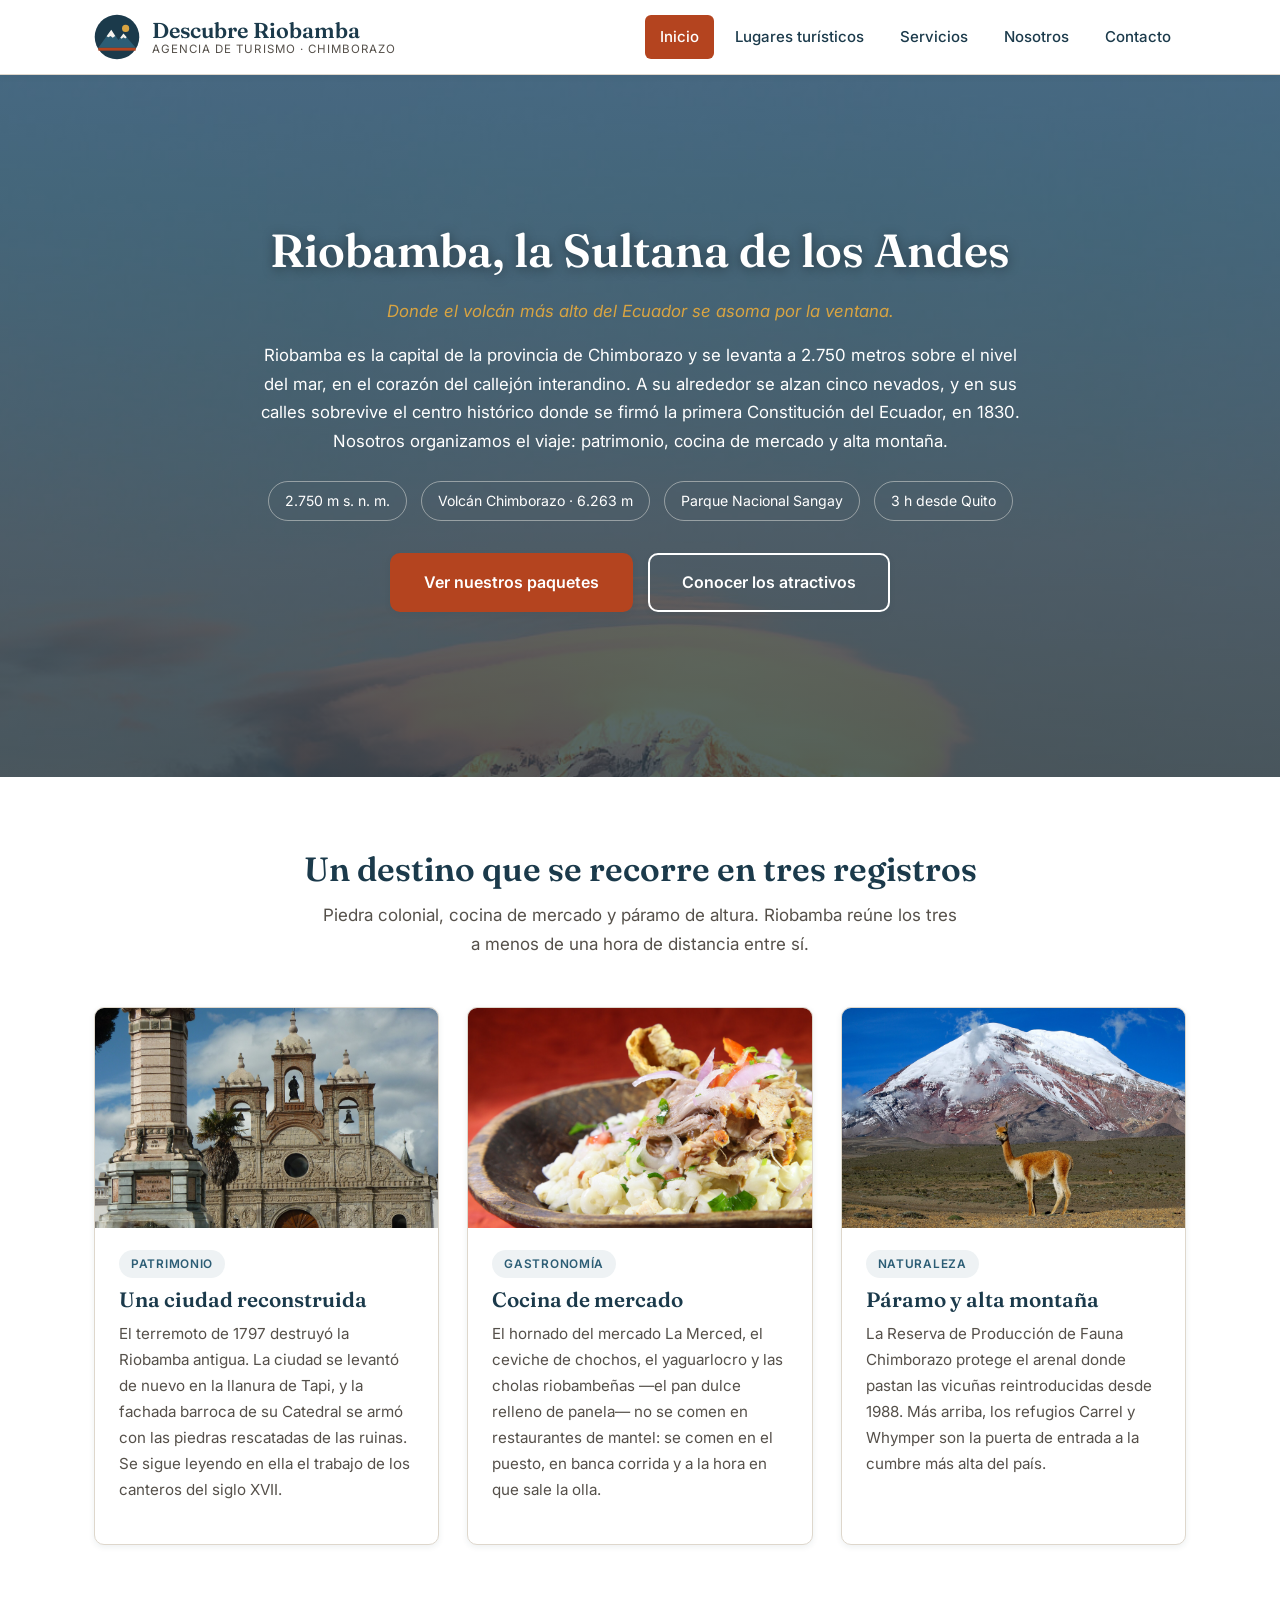
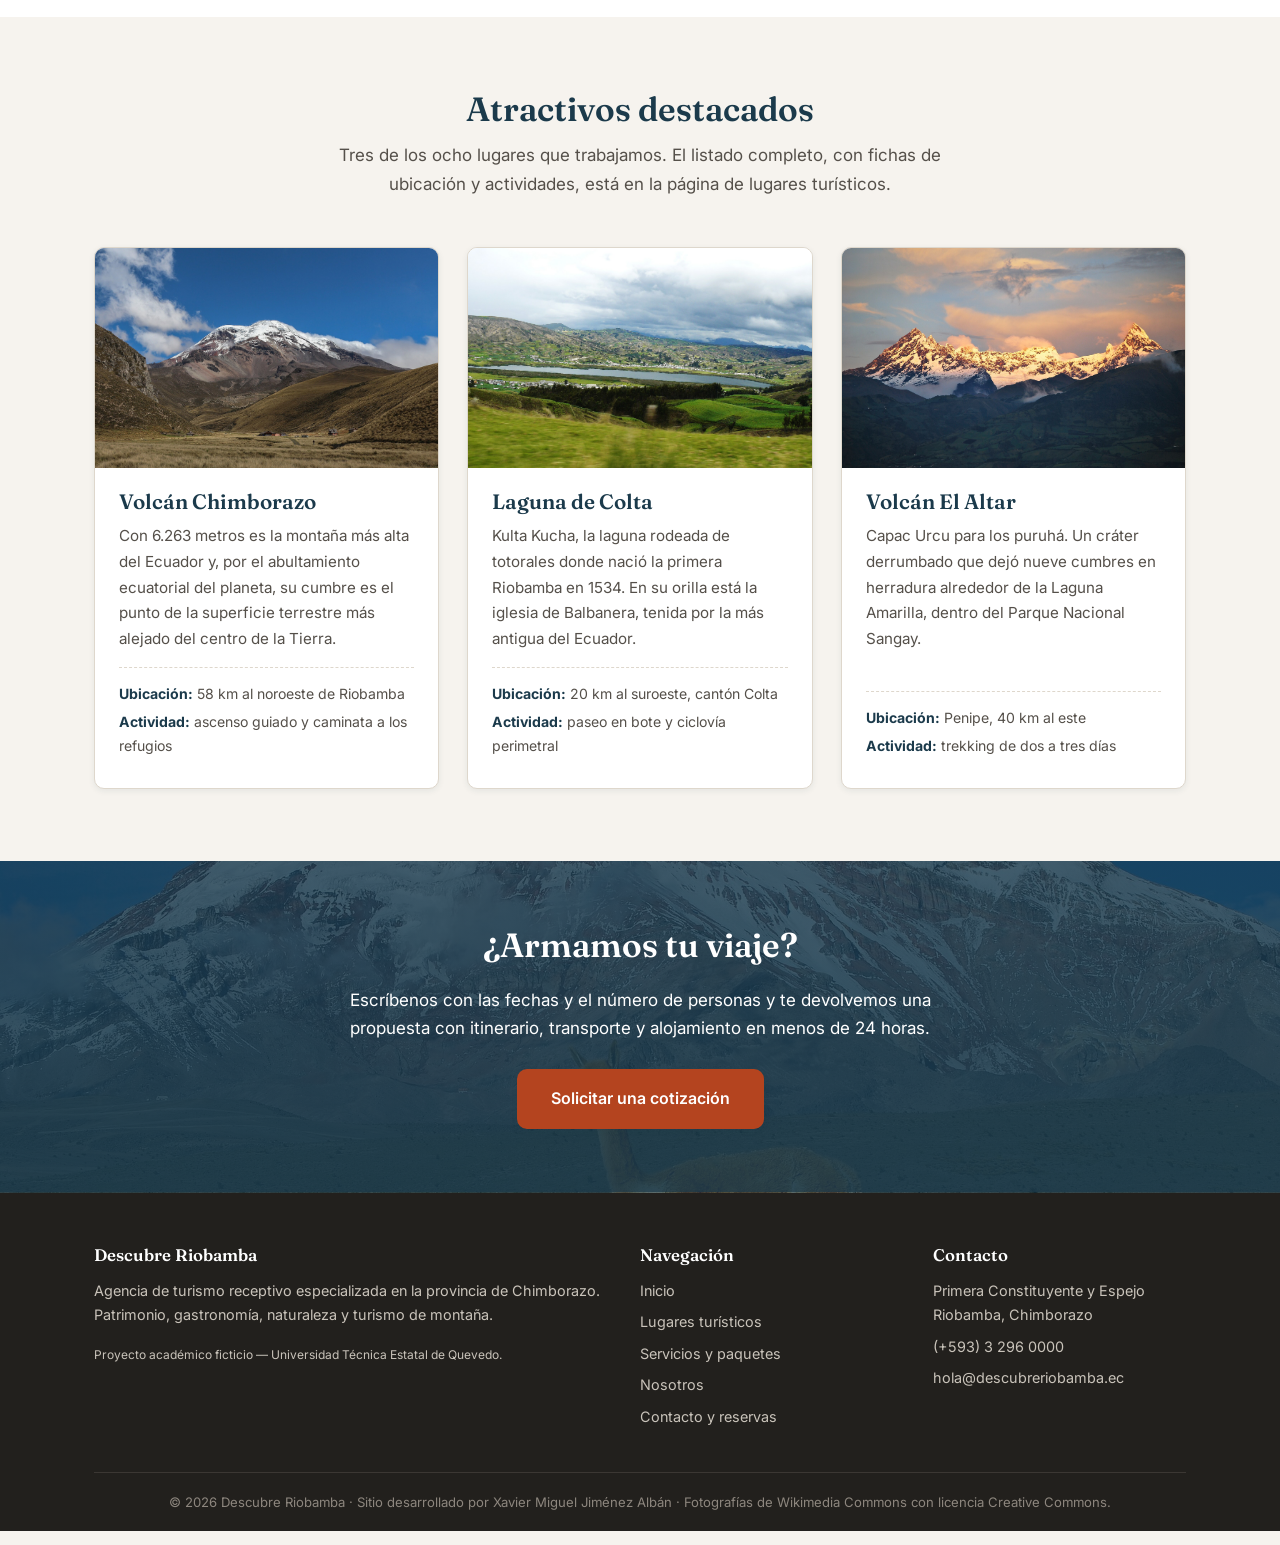
<file: index.html>
<!DOCTYPE html>
<html lang="es">
<head>
  <meta charset="UTF-8">
  <meta name="viewport" content="width=device-width, initial-scale=1.0">
  <meta
    name="description"
    content="Descubre Riobamba: agencia de turismo especializada en el
      patrimonio, la gastronomía y la montaña de Riobamba y la provincia de
      Chimborazo, Ecuador.">
  <meta name="author" content="Xavier Miguel Jiménez Albán">
  <title>
    Descubre Riobamba | Patrimonio, gastronomía y montaña en Chimborazo
  </title>
  <link rel="icon" type="image/svg+xml" href="images/logo.svg">
  <link rel="preconnect" href="https://fonts.googleapis.com">
  <link rel="preconnect" href="https://fonts.gstatic.com" crossorigin>
  <link
    rel="stylesheet"
    href="https://fonts.googleapis.com/css2?family=Fraunces:opsz,wght@9..144,500;9..144,600&family=Inter:wght@400;500;600&display=swap">
  <link rel="stylesheet" href="css/styles.css">
</head>
<body>

  <header class="encabezado">
    <div class="contenedor barra">
      <a class="marca" href="index.html">
        <img src="images/logo.svg" alt="Logotipo de Descubre Riobamba">
        <span class="marca-nombre">
          Descubre Riobamba
          <span class="marca-lema">Agencia de turismo · Chimborazo</span>
        </span>
      </a>
      <nav aria-label="Menú principal">
        <ul class="menu">
          <li><a class="activo" href="index.html">Inicio</a></li>
          <li><a href="destinos.html">Lugares turísticos</a></li>
          <li><a href="servicios.html">Servicios</a></li>
          <li><a href="nosotros.html">Nosotros</a></li>
          <li><a href="contacto.html">Contacto</a></li>
        </ul>
      </nav>
    </div>
  </header>

  <main>

    <section class="hero">
      <div class="hero-contenido">
        <h1>Riobamba, la Sultana de los Andes</h1>
        <p class="hero-eslogan">
          Donde el volcán más alto del Ecuador se asoma por la ventana.
        </p>
        <p>
          Riobamba es la capital de la provincia de Chimborazo y se levanta
          a 2.750 metros sobre el nivel del mar, en el corazón del callejón
          interandino. A su alrededor se alzan cinco nevados, y en sus calles
          sobrevive el centro histórico donde se firmó la primera Constitución
          del Ecuador, en 1830. Nosotros organizamos el viaje: patrimonio,
          cocina de mercado y alta montaña.
        </p>
        <ul class="hero-datos">
          <li>2.750 m s. n. m.</li>
          <li>Volcán Chimborazo · 6.263 m</li>
          <li>Parque Nacional Sangay</li>
          <li>3 h desde Quito</li>
        </ul>
        <p>
          <a class="boton" href="servicios.html">Ver nuestros paquetes</a>
          <a
            class="boton boton-claro"
            href="destinos.html">Conocer los atractivos</a>
        </p>
      </div>
    </section>

    <section class="seccion seccion-clara">
      <div class="contenedor">
        <h2 class="titulo-seccion">
          Un destino que se recorre en tres registros
        </h2>
        <p class="subtitulo-seccion">
          Piedra colonial, cocina de mercado y páramo de altura. Riobamba reúne
          los tres a menos de una hora de distancia entre sí.
        </p>

        <div class="rejilla">

          <article class="tarjeta">
            <img
              src="images/catedral.jpg"
              alt="Fachada de piedra labrada de la Catedral de Riobamba">
            <div class="tarjeta-cuerpo">
              <span class="etiqueta">Patrimonio</span>
              <h3>Una ciudad reconstruida</h3>
              <p>
                El terremoto de 1797 destruyó la Riobamba antigua. La ciudad se
                levantó de nuevo en la llanura de Tapi, y la fachada barroca de
                su Catedral se armó con las piedras rescatadas de las ruinas.
                Se sigue leyendo en ella el trabajo de los canteros del
                siglo XVII.
              </p>
            </div>
          </article>

          <article class="tarjeta">
            <img
              src="images/hornado.jpg"
              alt="Plato de hornado servido con mote y tostado">
            <div class="tarjeta-cuerpo">
              <span class="etiqueta">Gastronomía</span>
              <h3>Cocina de mercado</h3>
              <p>
                El hornado del mercado La Merced, el ceviche de chochos, el
                yaguarlocro y las cholas riobambeñas —el pan dulce relleno de
                panela— no se comen en restaurantes de mantel: se comen en el
                puesto, en banca corrida y a la hora en que sale la olla.
              </p>
            </div>
          </article>

          <article class="tarjeta">
            <img
              src="images/vicuna.jpg"
              alt="Vicuña pastando en el páramo de la Reserva de Producción de
                Fauna Chimborazo">
            <div class="tarjeta-cuerpo">
              <span class="etiqueta">Naturaleza</span>
              <h3>Páramo y alta montaña</h3>
              <p>
                La Reserva de Producción de Fauna Chimborazo protege el arenal
                donde pastan las vicuñas reintroducidas desde 1988. Más arriba,
                los refugios Carrel y Whymper son la puerta de entrada a la
                cumbre más alta del país.
              </p>
            </div>
          </article>

        </div>
      </div>
    </section>

    <section class="seccion">
      <div class="contenedor">
        <h2 class="titulo-seccion">Atractivos destacados</h2>
        <p class="subtitulo-seccion">
          Tres de los ocho lugares que trabajamos. El listado completo, con
          fichas de ubicación y actividades, está en la página de lugares
          turísticos.
        </p>

        <div class="rejilla">

          <article class="tarjeta">
            <img
              src="images/chimborazo.jpg"
              alt="Cumbre nevada del volcán Chimborazo sobre el páramo">
            <div class="tarjeta-cuerpo">
              <h3>Volcán Chimborazo</h3>
              <p>
                Con 6.263 metros es la montaña más alta del Ecuador y, por el
                abultamiento ecuatorial del planeta, su cumbre es el punto de la
                superficie terrestre más alejado del centro de la Tierra.
              </p>
              <ul class="ficha">
                <li>
                  <strong>Ubicación:</strong> 58 km al noroeste de Riobamba
                </li>
                <li>
                  <strong>Actividad:</strong> ascenso guiado y caminata a los
                  refugios
                </li>
              </ul>
            </div>
          </article>

          <article class="tarjeta">
            <img
              src="images/colta.jpg"
              alt="Totorales de la laguna de Colta con el Chimborazo al fondo">
            <div class="tarjeta-cuerpo">
              <h3>Laguna de Colta</h3>
              <p>
                Kulta Kucha, la laguna rodeada de totorales donde nació la
                primera Riobamba en 1534. En su orilla está la iglesia de
                Balbanera, tenida por la más antigua del Ecuador.
              </p>
              <ul class="ficha">
                <li>
                  <strong>Ubicación:</strong> 20 km al suroeste, cantón Colta
                </li>
                <li>
                  <strong>Actividad:</strong> paseo en bote y ciclovía
                  perimetral
                </li>
              </ul>
            </div>
          </article>

          <article class="tarjeta">
            <img
              src="images/altar.jpg"
              alt="Cumbres dentadas del volcán El Altar cubiertas de nieve">
            <div class="tarjeta-cuerpo">
              <h3>Volcán El Altar</h3>
              <p>
                Capac Urcu para los puruhá. Un cráter derrumbado que dejó
                nueve cumbres en herradura alrededor de la Laguna Amarilla,
                dentro del Parque Nacional Sangay.
              </p>
              <ul class="ficha">
                <li>
                  <strong>Ubicación:</strong> Penipe, 40 km al este
                </li>
                <li>
                  <strong>Actividad:</strong> trekking de dos a tres días
                </li>
              </ul>
            </div>
          </article>

        </div>
      </div>
    </section>

    <section class="llamado">
      <h2>¿Armamos tu viaje?</h2>
      <p>
        Escríbenos con las fechas y el número de personas y te devolvemos una
        propuesta con itinerario, transporte y alojamiento en menos de 24 horas.
      </p>
      <a class="boton" href="contacto.html">Solicitar una cotización</a>
    </section>

  </main>

  <footer class="pie">
    <div class="contenedor">
      <div class="pie-rejilla">
        <div>
          <h3>Descubre Riobamba</h3>
          <p>
            Agencia de turismo receptivo especializada en la provincia de
            Chimborazo. Patrimonio, gastronomía, naturaleza y turismo de
            montaña.
          </p>
          <p>
            <small>
              Proyecto académico ficticio — Universidad Técnica Estatal de
              Quevedo.
            </small>
          </p>
        </div>
        <div>
          <h3>Navegación</h3>
          <ul>
            <li><a href="index.html">Inicio</a></li>
            <li><a href="destinos.html">Lugares turísticos</a></li>
            <li><a href="servicios.html">Servicios y paquetes</a></li>
            <li><a href="nosotros.html">Nosotros</a></li>
            <li><a href="contacto.html">Contacto y reservas</a></li>
          </ul>
        </div>
        <div>
          <h3>Contacto</h3>
          <ul>
            <li>Primera Constituyente y Espejo<br>Riobamba, Chimborazo</li>
            <li><a href="tel:+59332960000">(+593) 3 296 0000</a></li>
            <li>
              <a href="mailto:hola@descubreriobamba.ec"
                >hola@descubreriobamba.ec</a>
            </li>
          </ul>
        </div>
      </div>
      <p class="pie-legal">
        © 2026 Descubre Riobamba · Sitio desarrollado por Xavier Miguel Jiménez
        Albán · Fotografías de Wikimedia Commons con licencia Creative Commons.
      </p>
    </div>
  </footer>

</body>
</html>
</file>
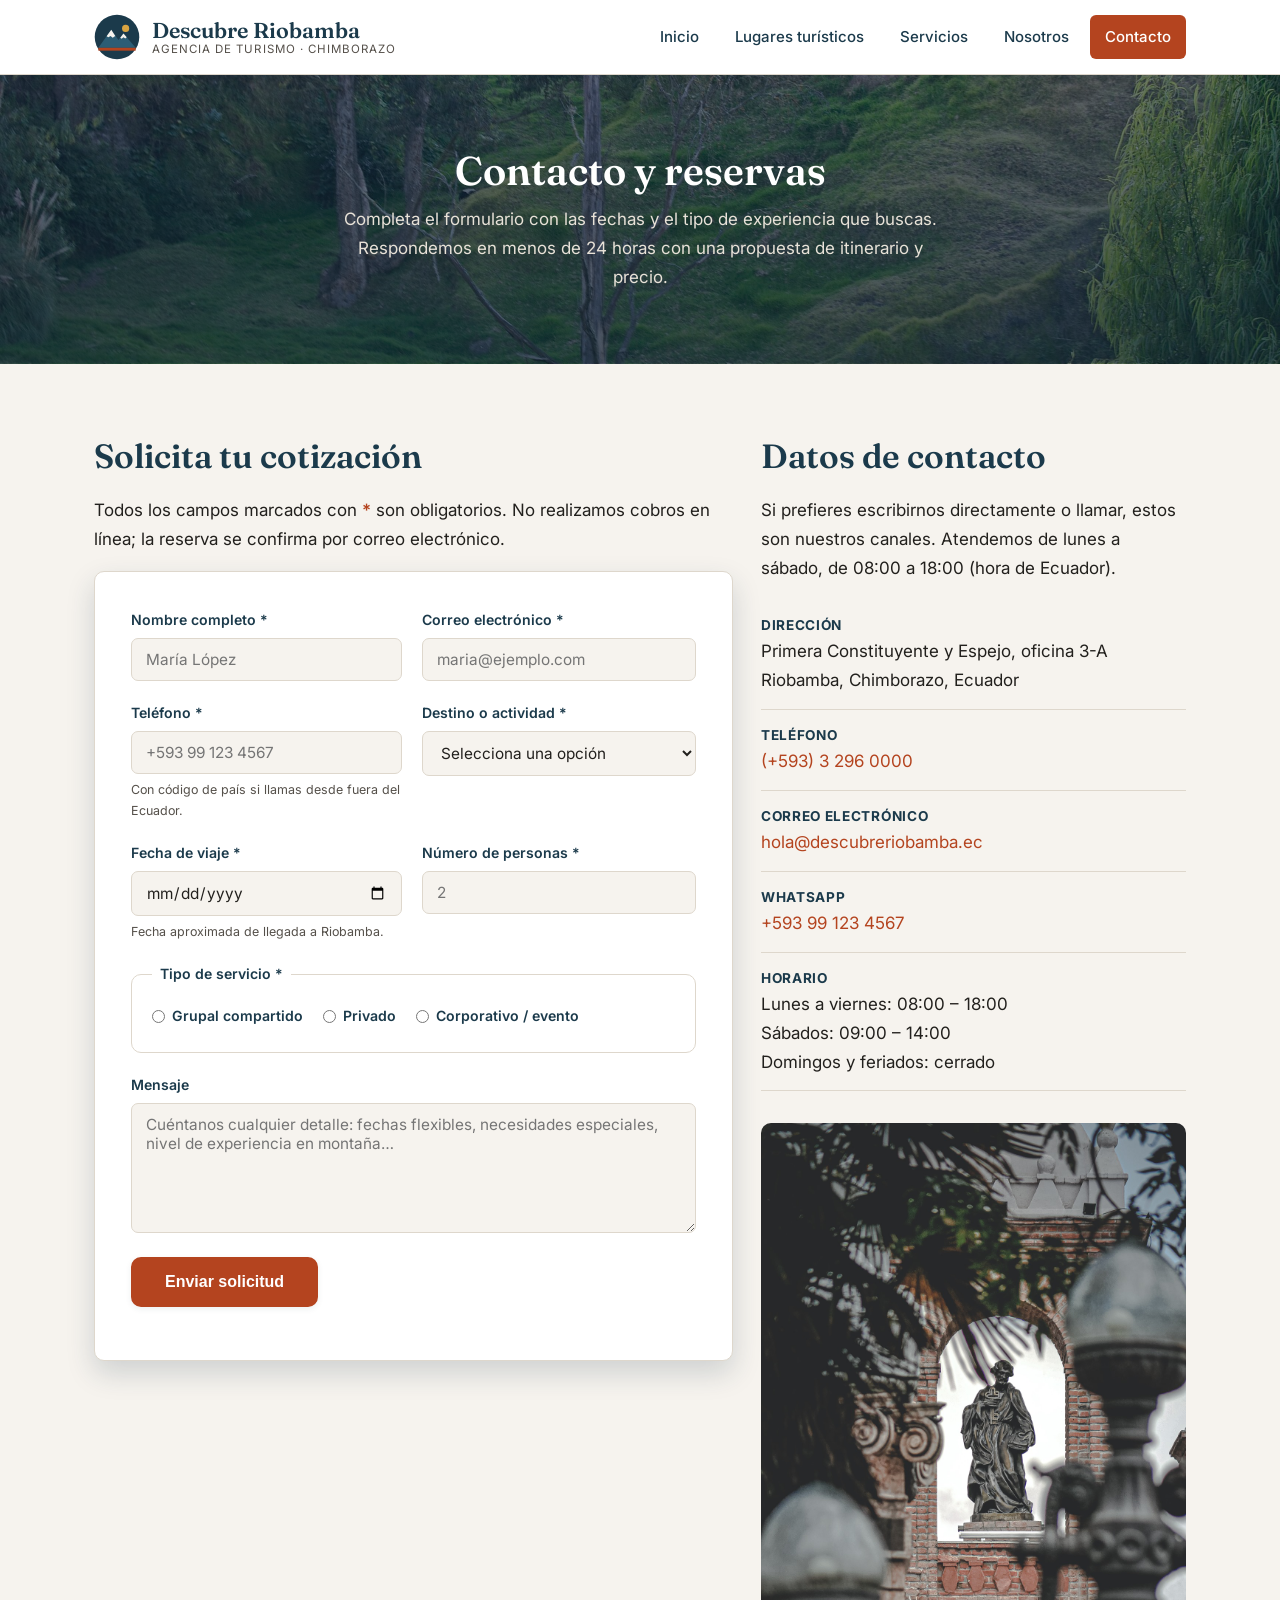
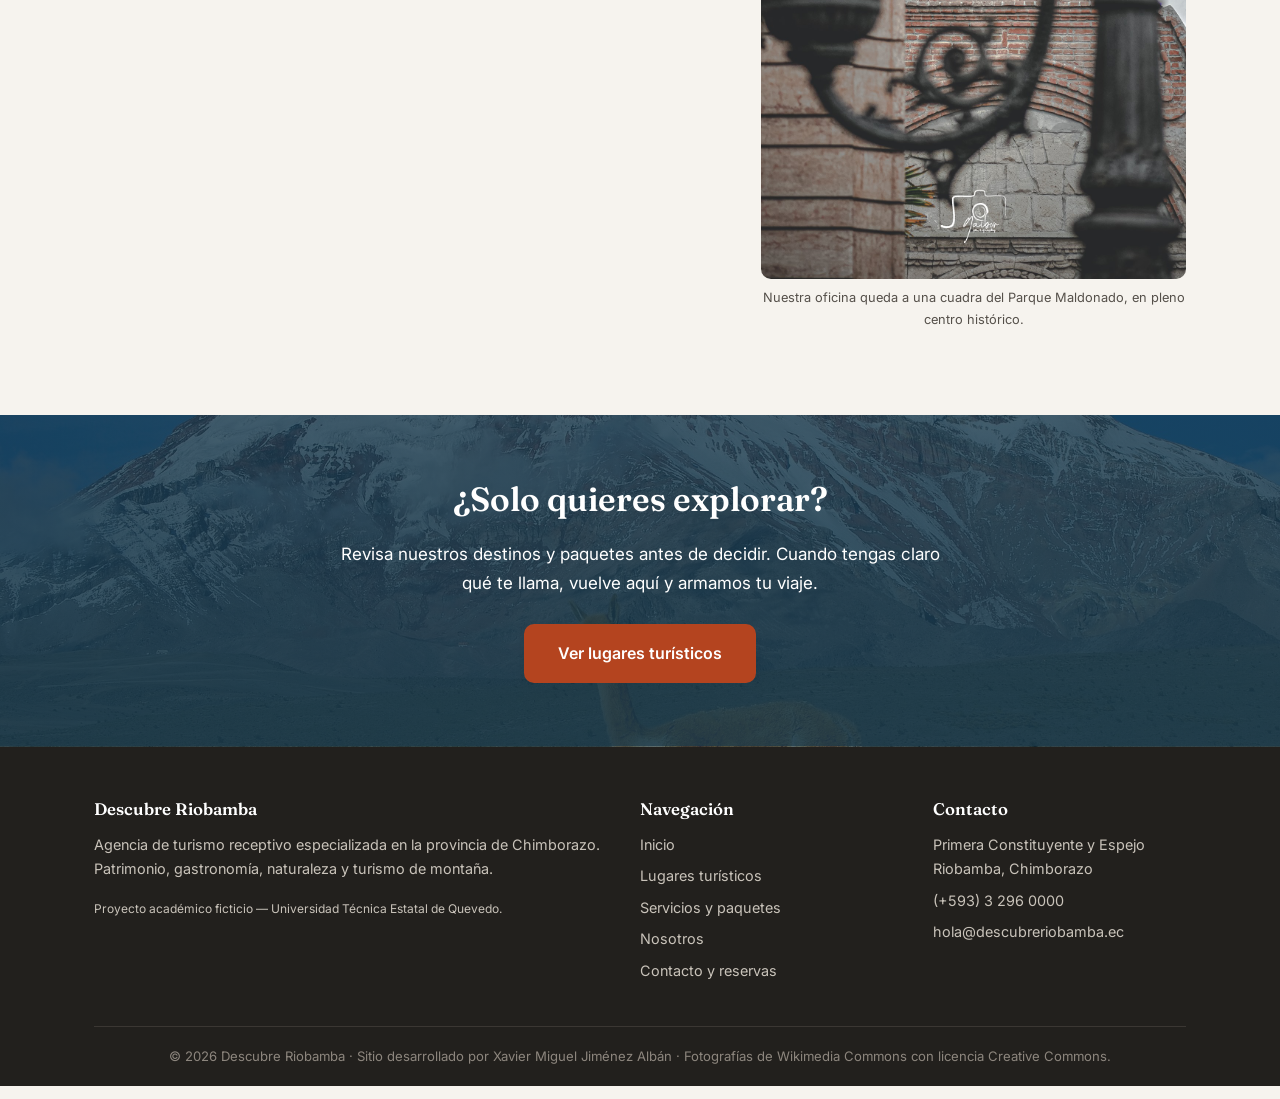
<file: contacto.html>
<!DOCTYPE html>
<html lang="es">
<head>
  <meta charset="UTF-8">
  <meta name="viewport" content="width=device-width, initial-scale=1.0">
  <meta name="description" content="Contacta con Descubre Riobamba: solicita una cotización, reserva un paquete turístico o pregúntanos lo que necesites sobre Riobamba y Chimborazo.">
  <meta name="author" content="Xavier Miguel Jiménez Albán">
  <title>Contacto y reservas | Descubre Riobamba</title>
  <link rel="icon" type="image/svg+xml" href="images/logo.svg">
  <link rel="preconnect" href="https://fonts.googleapis.com">
  <link rel="preconnect" href="https://fonts.gstatic.com" crossorigin>
  <link rel="stylesheet" href="https://fonts.googleapis.com/css2?family=Fraunces:opsz,wght@9..144,500;9..144,600&family=Inter:wght@400;500;600&display=swap">
  <link rel="stylesheet" href="css/styles.css">
</head>
<body>

  <header class="encabezado">
    <div class="contenedor barra">
      <a class="marca" href="index.html">
        <img src="images/logo.svg" alt="Logotipo de Descubre Riobamba">
        <span class="marca-nombre">
          Descubre Riobamba
          <span class="marca-lema">Agencia de turismo · Chimborazo</span>
        </span>
      </a>
      <nav aria-label="Menú principal">
        <ul class="menu">
          <li><a href="index.html">Inicio</a></li>
          <li><a href="destinos.html">Lugares turísticos</a></li>
          <li><a href="servicios.html">Servicios</a></li>
          <li><a href="nosotros.html">Nosotros</a></li>
          <li><a class="activo" href="contacto.html">Contacto</a></li>
        </ul>
      </nav>
    </div>
  </header>

  <main>

    <section class="portada-interior">
      <h1>Contacto y reservas</h1>
      <p>
        Completa el formulario con las fechas y el tipo de experiencia que buscas.
        Respondemos en menos de 24 horas con una propuesta de itinerario y precio.
      </p>
    </section>

    <section class="seccion">
      <div class="contenedor">
        <div class="rejilla-dos">

          <!-- Formulario -->
          <div>
            <h2>Solicita tu cotización</h2>
            <p>
              Todos los campos marcados con <span class="destacado">*</span> son
              obligatorios. No realizamos cobros en línea; la reserva se confirma por
              correo electrónico.
            </p>

            <form class="formulario" action="#" method="post">

              <div class="campos">

                <!-- Nombre -->
                <div class="campo">
                  <label for="nombre">Nombre completo *</label>
                  <input type="text" id="nombre" name="nombre" placeholder="María López" required
                         minlength="2" autocomplete="name">
                </div>

                <!-- Correo -->
                <div class="campo">
                  <label for="correo">Correo electrónico *</label>
                  <input type="email" id="correo" name="correo" placeholder="maria@ejemplo.com" required
                         autocomplete="email">
                </div>

                <!-- Teléfono -->
                <div class="campo">
                  <label for="telefono">Teléfono *</label>
                  <input type="tel" id="telefono" name="telefono" placeholder="+593 99 123 4567" required
                         autocomplete="tel">
                  <span class="ayuda">Con código de país si llamas desde fuera del Ecuador.</span>
                </div>

                <!-- Destino o actividad -->
                <div class="campo">
                  <label for="destino">Destino o actividad *</label>
                  <select id="destino" name="destino" required>
                    <option value="" disabled selected>Selecciona una opción</option>
                    <option value="chimborazo">Ascenso al volcán Chimborazo</option>
                    <option value="altar">Trekking a El Altar</option>
                    <option value="ciclismo">Descenso en bicicleta</option>
                    <option value="patrimonial">City tour patrimonial</option>
                    <option value="gastronomico">Ruta gastronómica</option>
                    <option value="colta-guano">Colta, Balbanera y Guano</option>
                    <option value="combinado">Itinerario a medida</option>
                  </select>
                </div>

                <!-- Fecha -->
                <div class="campo">
                  <label for="fecha">Fecha de viaje *</label>
                  <input type="date" id="fecha" name="fecha" required>
                  <span class="ayuda">Fecha aproximada de llegada a Riobamba.</span>
                </div>

                <!-- Número de personas -->
                <div class="campo">
                  <label for="personas">Número de personas *</label>
                  <input type="number" id="personas" name="personas" min="1" max="20" placeholder="2" required>
                </div>

                <!-- Tipo de servicio -->
                <div class="campo-ancho">
                  <fieldset>
                    <legend>Tipo de servicio *</legend>
                    <div class="opciones">
                      <label class="opcion">
                        <input type="radio" name="tipo-servicio" value="compartido" required>
                        Grupal compartido
                      </label>
                      <label class="opcion">
                        <input type="radio" name="tipo-servicio" value="privado">
                        Privado
                      </label>
                      <label class="opcion">
                        <input type="radio" name="tipo-servicio" value="corporativo">
                        Corporativo / evento
                      </label>
                    </div>
                  </fieldset>
                </div>

                <!-- Mensaje -->
                <div class="campo campo-ancho">
                  <label for="mensaje">Mensaje</label>
                  <textarea id="mensaje" name="mensaje" rows="5"
                            placeholder="Cuéntanos cualquier detalle: fechas flexibles, necesidades especiales, nivel de experiencia en montaña…"></textarea>
                </div>

              </div>

              <p style="margin-top: 24px;">
                <button type="submit" class="boton">Enviar solicitud</button>
              </p>

            </form>
          </div>

          <!-- Datos de contacto -->
          <div>
            <h2>Datos de contacto</h2>
            <p>
              Si prefieres escribirnos directamente o llamar, estos son nuestros
              canales. Atendemos de lunes a sábado, de 08:00 a 18:00 (hora de Ecuador).
            </p>

            <ul class="datos-contacto">
              <li>
                <strong>Dirección</strong>
                Primera Constituyente y Espejo, oficina 3-A<br>
                Riobamba, Chimborazo, Ecuador
              </li>
              <li>
                <strong>Teléfono</strong>
                <a href="tel:+59332960000">(+593) 3 296 0000</a>
              </li>
              <li>
                <strong>Correo electrónico</strong>
                <a href="mailto:hola@descubreriobamba.ec">hola@descubreriobamba.ec</a>
              </li>
              <li>
                <strong>WhatsApp</strong>
                <a href="https://wa.me/593991234567">+593 99 123 4567</a>
              </li>
              <li>
                <strong>Horario</strong>
                Lunes a viernes: 08:00 – 18:00<br>
                Sábados: 09:00 – 14:00<br>
                Domingos y feriados: cerrado
              </li>
            </ul>

            <div style="margin-top: 32px;">
              <img src="images/parque-maldonado.jpg" alt="Parque Maldonado en el centro de Riobamba" style="border-radius: 10px;">
              <p class="pie-foto">
                Nuestra oficina queda a una cuadra del Parque Maldonado, en pleno
                centro histórico.
              </p>
            </div>
          </div>

        </div>
      </div>
    </section>

    <section class="llamado">
      <h2>¿Solo quieres explorar?</h2>
      <p>
        Revisa nuestros destinos y paquetes antes de decidir. Cuando tengas claro qué
        te llama, vuelve aquí y armamos tu viaje.
      </p>
      <a class="boton" href="destinos.html">Ver lugares turísticos</a>
    </section>

  </main>

  <footer class="pie">
    <div class="contenedor">
      <div class="pie-rejilla">
        <div>
          <h3>Descubre Riobamba</h3>
          <p>
            Agencia de turismo receptivo especializada en la provincia de Chimborazo.
            Patrimonio, gastronomía, naturaleza y turismo de montaña.
          </p>
          <p><small>Proyecto académico ficticio — Universidad Técnica Estatal de Quevedo.</small></p>
        </div>
        <div>
          <h3>Navegación</h3>
          <ul>
            <li><a href="index.html">Inicio</a></li>
            <li><a href="destinos.html">Lugares turísticos</a></li>
            <li><a href="servicios.html">Servicios y paquetes</a></li>
            <li><a href="nosotros.html">Nosotros</a></li>
            <li><a href="contacto.html">Contacto y reservas</a></li>
          </ul>
        </div>
        <div>
          <h3>Contacto</h3>
          <ul>
            <li>Primera Constituyente y Espejo<br>Riobamba, Chimborazo</li>
            <li><a href="tel:+59332960000">(+593) 3 296 0000</a></li>
            <li><a href="mailto:hola@descubreriobamba.ec">hola@descubreriobamba.ec</a></li>
          </ul>
        </div>
      </div>
      <p class="pie-legal">
        © 2026 Descubre Riobamba · Sitio desarrollado por Xavier Miguel Jiménez Albán ·
        Fotografías de Wikimedia Commons con licencia Creative Commons.
      </p>
    </div>
  </footer>

</body>
</html>
</file>
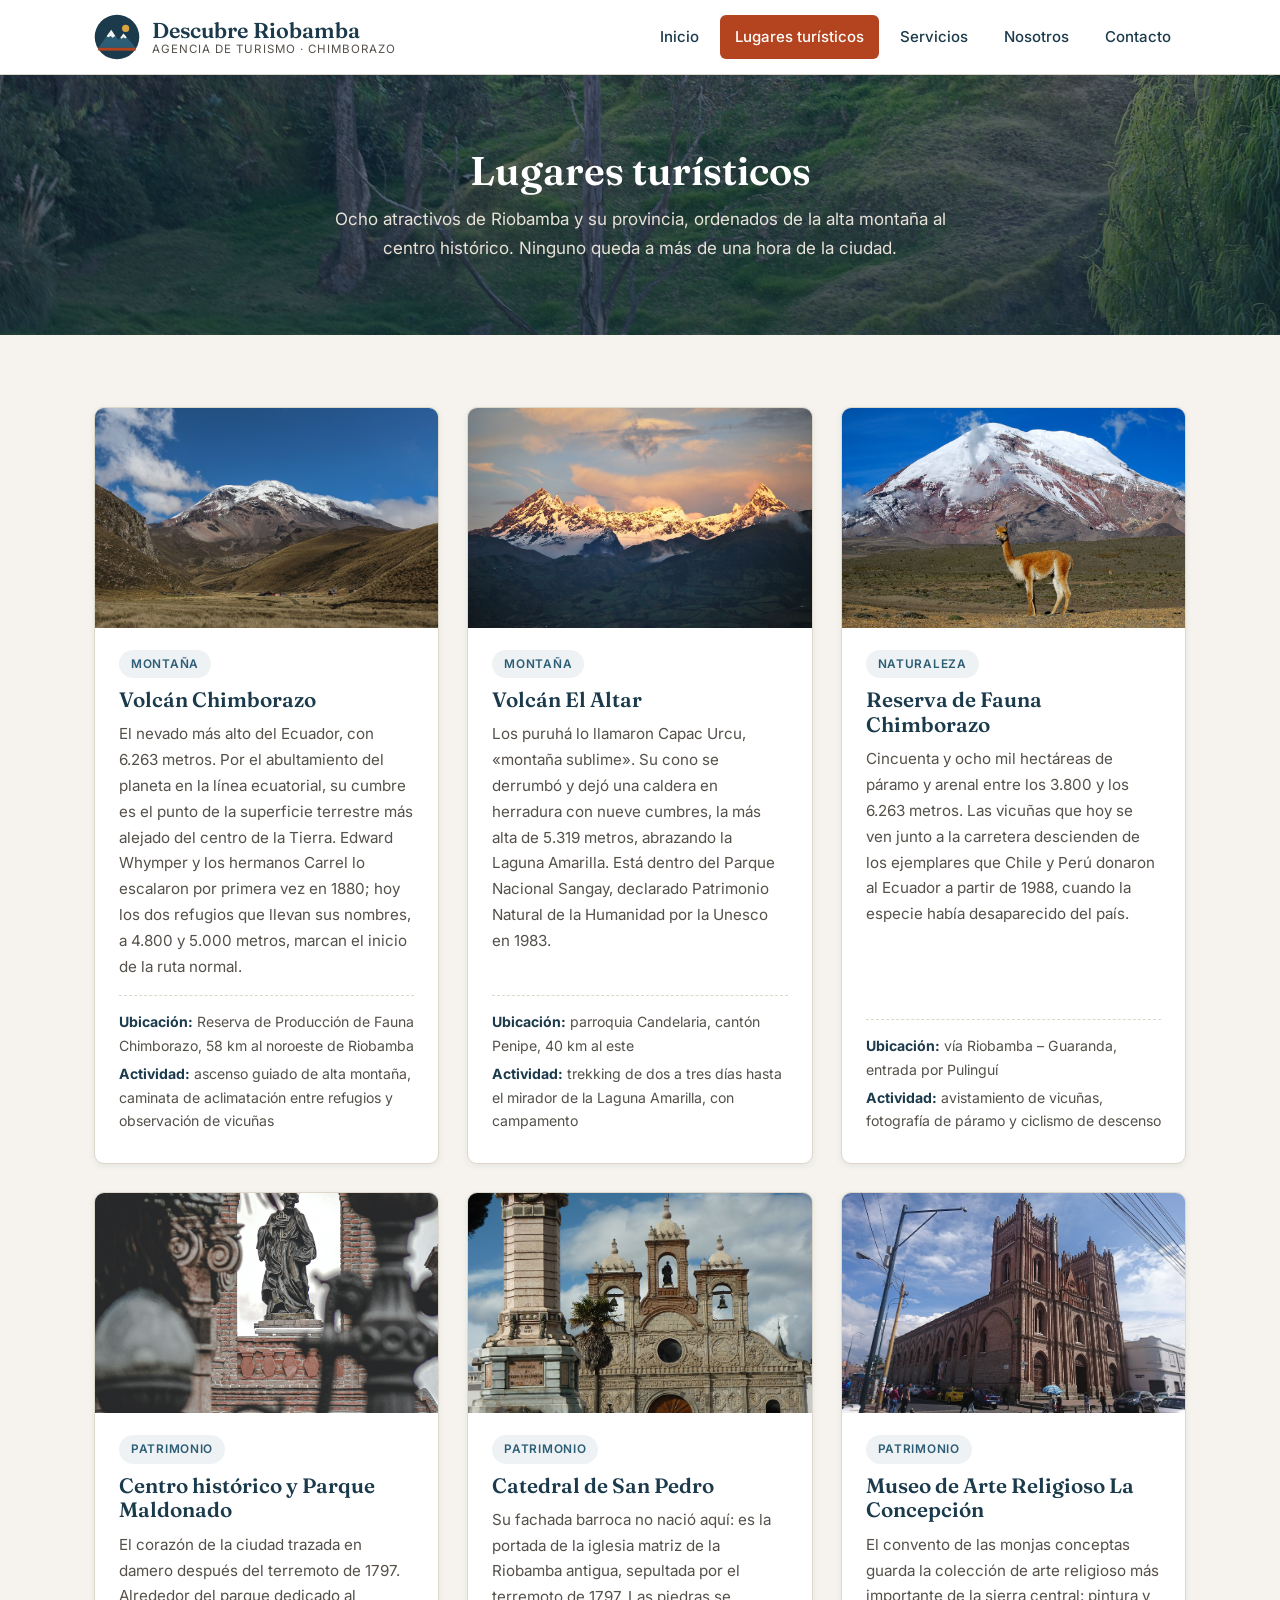
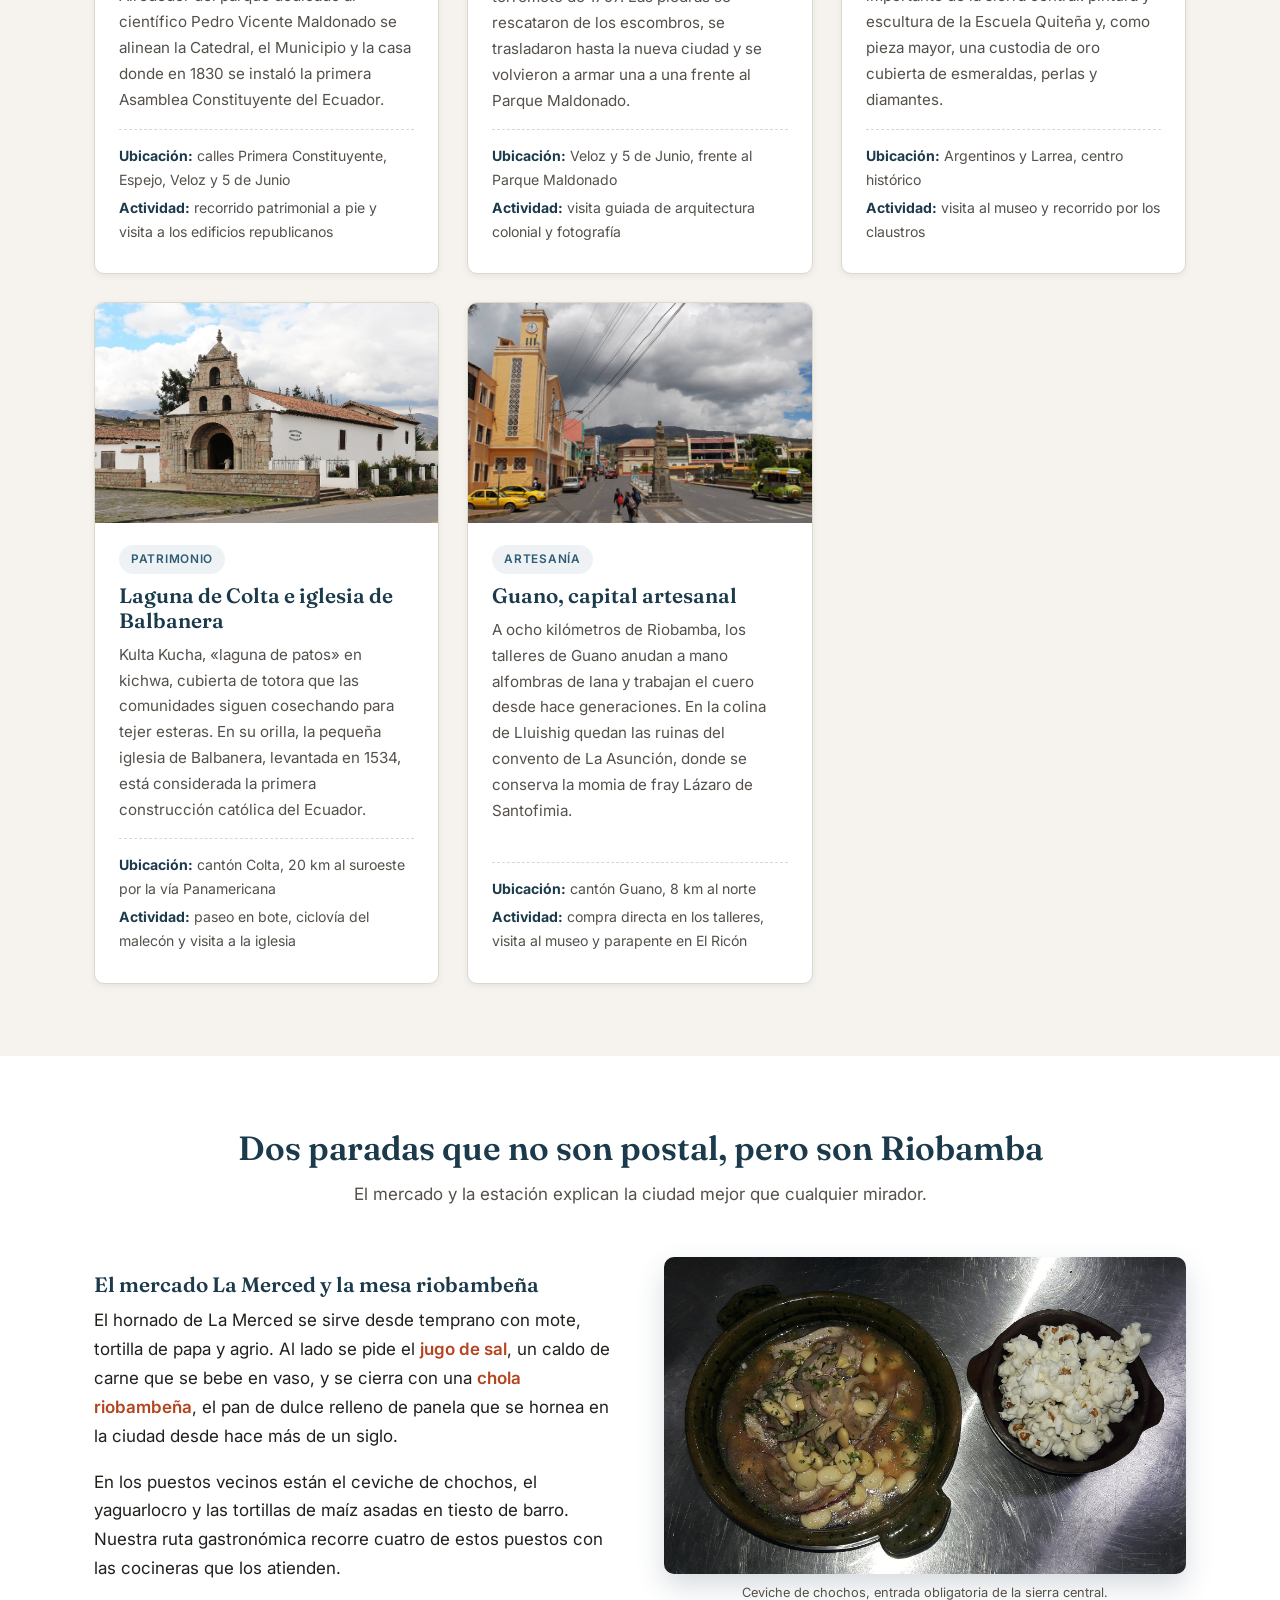
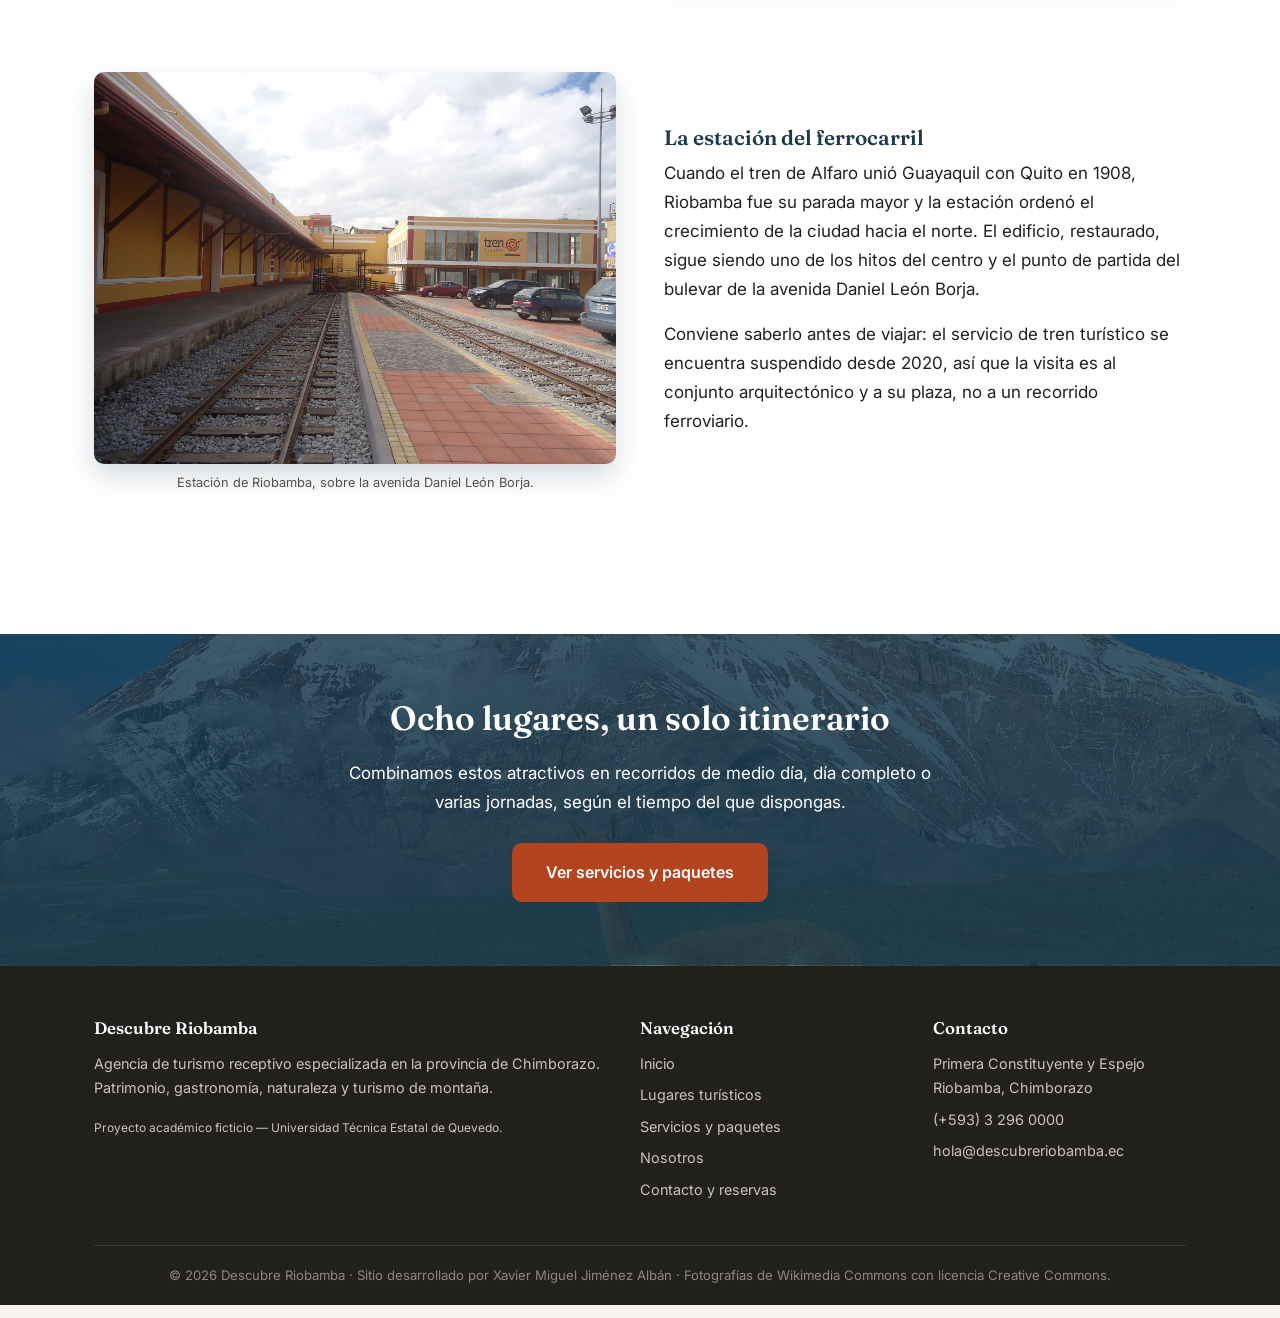
<file: destinos.html>
<!DOCTYPE html>
<html lang="es">
<head>
  <meta charset="UTF-8">
  <meta name="viewport" content="width=device-width, initial-scale=1.0">
  <meta name="description" content="Ocho atractivos turísticos de Riobamba y la provincia de Chimborazo: el volcán Chimborazo, El Altar, la laguna de Colta, el centro histórico, Guano y el mercado La Merced.">
  <meta name="author" content="Xavier Miguel Jiménez Albán">
  <title>Lugares turísticos | Descubre Riobamba</title>
  <link rel="icon" type="image/svg+xml" href="images/logo.svg">
  <link rel="preconnect" href="https://fonts.googleapis.com">
  <link rel="preconnect" href="https://fonts.gstatic.com" crossorigin>
  <link rel="stylesheet" href="https://fonts.googleapis.com/css2?family=Fraunces:opsz,wght@9..144,500;9..144,600&family=Inter:wght@400;500;600&display=swap">
  <link rel="stylesheet" href="css/styles.css">
</head>
<body>

  <header class="encabezado">
    <div class="contenedor barra">
      <a class="marca" href="index.html">
        <img src="images/logo.svg" alt="Logotipo de Descubre Riobamba">
        <span class="marca-nombre">
          Descubre Riobamba
          <span class="marca-lema">Agencia de turismo · Chimborazo</span>
        </span>
      </a>
      <nav aria-label="Menú principal">
        <ul class="menu">
          <li><a href="index.html">Inicio</a></li>
          <li><a class="activo" href="destinos.html">Lugares turísticos</a></li>
          <li><a href="servicios.html">Servicios</a></li>
          <li><a href="nosotros.html">Nosotros</a></li>
          <li><a href="contacto.html">Contacto</a></li>
        </ul>
      </nav>
    </div>
  </header>

  <main>

    <section class="portada-interior">
      <h1>Lugares turísticos</h1>
      <p>
        Ocho atractivos de Riobamba y su provincia, ordenados de la alta montaña al
        centro histórico. Ninguno queda a más de una hora de la ciudad.
      </p>
    </section>

    <section class="seccion">
      <div class="contenedor">
        <div class="rejilla">

          <article class="tarjeta">
            <img src="images/chimborazo.jpg" alt="Cumbre nevada del volcán Chimborazo vista desde el páramo">
            <div class="tarjeta-cuerpo">
              <span class="etiqueta">Montaña</span>
              <h3>Volcán Chimborazo</h3>
              <p>
                El nevado más alto del Ecuador, con 6.263 metros. Por el abultamiento
                del planeta en la línea ecuatorial, su cumbre es el punto de la
                superficie terrestre más alejado del centro de la Tierra. Edward Whymper
                y los hermanos Carrel lo escalaron por primera vez en 1880; hoy los dos
                refugios que llevan sus nombres, a 4.800 y 5.000 metros, marcan el
                inicio de la ruta normal.
              </p>
              <ul class="ficha">
                <li><strong>Ubicación:</strong> Reserva de Producción de Fauna Chimborazo, 58 km al noroeste de Riobamba</li>
                <li><strong>Actividad:</strong> ascenso guiado de alta montaña, caminata de aclimatación entre refugios y observación de vicuñas</li>
              </ul>
            </div>
          </article>

          <article class="tarjeta">
            <img src="images/altar.jpg" alt="Las cumbres en herradura del volcán El Altar">
            <div class="tarjeta-cuerpo">
              <span class="etiqueta">Montaña</span>
              <h3>Volcán El Altar</h3>
              <p>
                Los puruhá lo llamaron Capac Urcu, «montaña sublime». Su cono se derrumbó
                y dejó una caldera en herradura con nueve cumbres, la más alta de
                5.319 metros, abrazando la Laguna Amarilla. Está dentro del Parque
                Nacional Sangay, declarado Patrimonio Natural de la Humanidad por la
                Unesco en 1983.
              </p>
              <ul class="ficha">
                <li><strong>Ubicación:</strong> parroquia Candelaria, cantón Penipe, 40 km al este</li>
                <li><strong>Actividad:</strong> trekking de dos a tres días hasta el mirador de la Laguna Amarilla, con campamento</li>
              </ul>
            </div>
          </article>

          <article class="tarjeta">
            <img src="images/vicuna.jpg" alt="Vicuña en el arenal de la Reserva de Producción de Fauna Chimborazo">
            <div class="tarjeta-cuerpo">
              <span class="etiqueta">Naturaleza</span>
              <h3>Reserva de Fauna Chimborazo</h3>
              <p>
                Cincuenta y ocho mil hectáreas de páramo y arenal entre los 3.800 y los
                6.263 metros. Las vicuñas que hoy se ven junto a la carretera descienden
                de los ejemplares que Chile y Perú donaron al Ecuador a partir de 1988,
                cuando la especie había desaparecido del país.
              </p>
              <ul class="ficha">
                <li><strong>Ubicación:</strong> vía Riobamba – Guaranda, entrada por Pulinguí</li>
                <li><strong>Actividad:</strong> avistamiento de vicuñas, fotografía de páramo y ciclismo de descenso</li>
              </ul>
            </div>
          </article>

          <article class="tarjeta">
            <img src="images/parque-maldonado.jpg" alt="Parque Maldonado y la Catedral en el centro histórico de Riobamba">
            <div class="tarjeta-cuerpo">
              <span class="etiqueta">Patrimonio</span>
              <h3>Centro histórico y Parque Maldonado</h3>
              <p>
                El corazón de la ciudad trazada en damero después del terremoto de 1797.
                Alrededor del parque dedicado al científico Pedro Vicente Maldonado se
                alinean la Catedral, el Municipio y la casa donde en 1830 se instaló la
                primera Asamblea Constituyente del Ecuador.
              </p>
              <ul class="ficha">
                <li><strong>Ubicación:</strong> calles Primera Constituyente, Espejo, Veloz y 5 de Junio</li>
                <li><strong>Actividad:</strong> recorrido patrimonial a pie y visita a los edificios republicanos</li>
              </ul>
            </div>
          </article>

          <article class="tarjeta">
            <img src="images/catedral.jpg" alt="Fachada de piedra labrada de la Catedral de Riobamba">
            <div class="tarjeta-cuerpo">
              <span class="etiqueta">Patrimonio</span>
              <h3>Catedral de San Pedro</h3>
              <p>
                Su fachada barroca no nació aquí: es la portada de la iglesia matriz de
                la Riobamba antigua, sepultada por el terremoto de 1797. Las piedras se
                rescataron de los escombros, se trasladaron hasta la nueva ciudad y se
                volvieron a armar una a una frente al Parque Maldonado.
              </p>
              <ul class="ficha">
                <li><strong>Ubicación:</strong> Veloz y 5 de Junio, frente al Parque Maldonado</li>
                <li><strong>Actividad:</strong> visita guiada de arquitectura colonial y fotografía</li>
              </ul>
            </div>
          </article>

          <article class="tarjeta">
            <img src="images/concepcion.jpg" alt="Iglesia y convento de La Concepción en Riobamba">
            <div class="tarjeta-cuerpo">
              <span class="etiqueta">Patrimonio</span>
              <h3>Museo de Arte Religioso La Concepción</h3>
              <p>
                El convento de las monjas conceptas guarda la colección de arte religioso
                más importante de la sierra central: pintura y escultura de la Escuela
                Quiteña y, como pieza mayor, una custodia de oro cubierta de esmeraldas,
                perlas y diamantes.
              </p>
              <ul class="ficha">
                <li><strong>Ubicación:</strong> Argentinos y Larrea, centro histórico</li>
                <li><strong>Actividad:</strong> visita al museo y recorrido por los claustros</li>
              </ul>
            </div>
          </article>

          <article class="tarjeta">
            <img src="images/balbanera.jpg" alt="Iglesia de Balbanera junto a la laguna de Colta">
            <div class="tarjeta-cuerpo">
              <span class="etiqueta">Patrimonio</span>
              <h3>Laguna de Colta e iglesia de Balbanera</h3>
              <p>
                Kulta Kucha, «laguna de patos» en kichwa, cubierta de totora que las
                comunidades siguen cosechando para tejer esteras. En su orilla, la
                pequeña iglesia de Balbanera, levantada en 1534, está considerada la
                primera construcción católica del Ecuador.
              </p>
              <ul class="ficha">
                <li><strong>Ubicación:</strong> cantón Colta, 20 km al suroeste por la vía Panamericana</li>
                <li><strong>Actividad:</strong> paseo en bote, ciclovía del malecón y visita a la iglesia</li>
              </ul>
            </div>
          </article>

          <article class="tarjeta">
            <img src="images/guano.jpg" alt="Calle y plaza del cantón Guano, en Chimborazo">
            <div class="tarjeta-cuerpo">
              <span class="etiqueta">Artesanía</span>
              <h3>Guano, capital artesanal</h3>
              <p>
                A ocho kilómetros de Riobamba, los talleres de Guano anudan a mano
                alfombras de lana y trabajan el cuero desde hace generaciones. En la
                colina de Lluishig quedan las ruinas del convento de La Asunción, donde
                se conserva la momia de fray Lázaro de Santofimia.
              </p>
              <ul class="ficha">
                <li><strong>Ubicación:</strong> cantón Guano, 8 km al norte</li>
                <li><strong>Actividad:</strong> compra directa en los talleres, visita al museo y parapente en El Ricón</li>
              </ul>
            </div>
          </article>

        </div>
      </div>
    </section>

    <section class="seccion seccion-clara">
      <div class="contenedor">
        <h2 class="titulo-seccion">Dos paradas que no son postal, pero son Riobamba</h2>
        <p class="subtitulo-seccion">
          El mercado y la estación explican la ciudad mejor que cualquier mirador.
        </p>

        <div class="bloque">
          <div class="bloque-texto">
            <h3>El mercado La Merced y la mesa riobambeña</h3>
            <p>
              El hornado de La Merced se sirve desde temprano con mote, tortilla de papa
              y agrio. Al lado se pide el <span class="destacado">jugo de sal</span>, un
              caldo de carne que se bebe en vaso, y se cierra con una
              <span class="destacado">chola riobambeña</span>, el pan de dulce relleno
              de panela que se hornea en la ciudad desde hace más de un siglo.
            </p>
            <p>
              En los puestos vecinos están el ceviche de chochos, el yaguarlocro y las
              tortillas de maíz asadas en tiesto de barro. Nuestra ruta gastronómica
              recorre cuatro de estos puestos con las cocineras que los atienden.
            </p>
          </div>
          <div class="bloque-imagen">
            <img src="images/ceviche-chochos.jpg" alt="Ceviche de chochos servido con tostado y cebolla">
            <p class="pie-foto">Ceviche de chochos, entrada obligatoria de la sierra central.</p>
          </div>
        </div>

        <div class="bloque bloque-invertido">
          <div class="bloque-texto">
            <h3>La estación del ferrocarril</h3>
            <p>
              Cuando el tren de Alfaro unió Guayaquil con Quito en 1908, Riobamba fue su
              parada mayor y la estación ordenó el crecimiento de la ciudad hacia el
              norte. El edificio, restaurado, sigue siendo uno de los hitos del centro y
              el punto de partida del bulevar de la avenida Daniel León Borja.
            </p>
            <p>
              Conviene saberlo antes de viajar: el servicio de tren turístico se
              encuentra suspendido desde 2020, así que la visita es al conjunto
              arquitectónico y a su plaza, no a un recorrido ferroviario.
            </p>
          </div>
          <div class="bloque-imagen">
            <img src="images/estacion-tren.jpg" alt="Fachada de la estación de tren de Riobamba">
            <p class="pie-foto">Estación de Riobamba, sobre la avenida Daniel León Borja.</p>
          </div>
        </div>

      </div>
    </section>

    <section class="llamado">
      <h2>Ocho lugares, un solo itinerario</h2>
      <p>
        Combinamos estos atractivos en recorridos de medio día, día completo o varias
        jornadas, según el tiempo del que dispongas.
      </p>
      <a class="boton" href="servicios.html">Ver servicios y paquetes</a>
    </section>

  </main>

  <footer class="pie">
    <div class="contenedor">
      <div class="pie-rejilla">
        <div>
          <h3>Descubre Riobamba</h3>
          <p>
            Agencia de turismo receptivo especializada en la provincia de Chimborazo.
            Patrimonio, gastronomía, naturaleza y turismo de montaña.
          </p>
          <p><small>Proyecto académico ficticio — Universidad Técnica Estatal de Quevedo.</small></p>
        </div>
        <div>
          <h3>Navegación</h3>
          <ul>
            <li><a href="index.html">Inicio</a></li>
            <li><a href="destinos.html">Lugares turísticos</a></li>
            <li><a href="servicios.html">Servicios y paquetes</a></li>
            <li><a href="nosotros.html">Nosotros</a></li>
            <li><a href="contacto.html">Contacto y reservas</a></li>
          </ul>
        </div>
        <div>
          <h3>Contacto</h3>
          <ul>
            <li>Primera Constituyente y Espejo<br>Riobamba, Chimborazo</li>
            <li><a href="tel:+59332960000">(+593) 3 296 0000</a></li>
            <li><a href="mailto:hola@descubreriobamba.ec">hola@descubreriobamba.ec</a></li>
          </ul>
        </div>
      </div>
      <p class="pie-legal">
        © 2026 Descubre Riobamba · Sitio desarrollado por Xavier Miguel Jiménez Albán ·
        Fotografías de Wikimedia Commons con licencia Creative Commons.
      </p>
    </div>
  </footer>

</body>
</html>
</file>
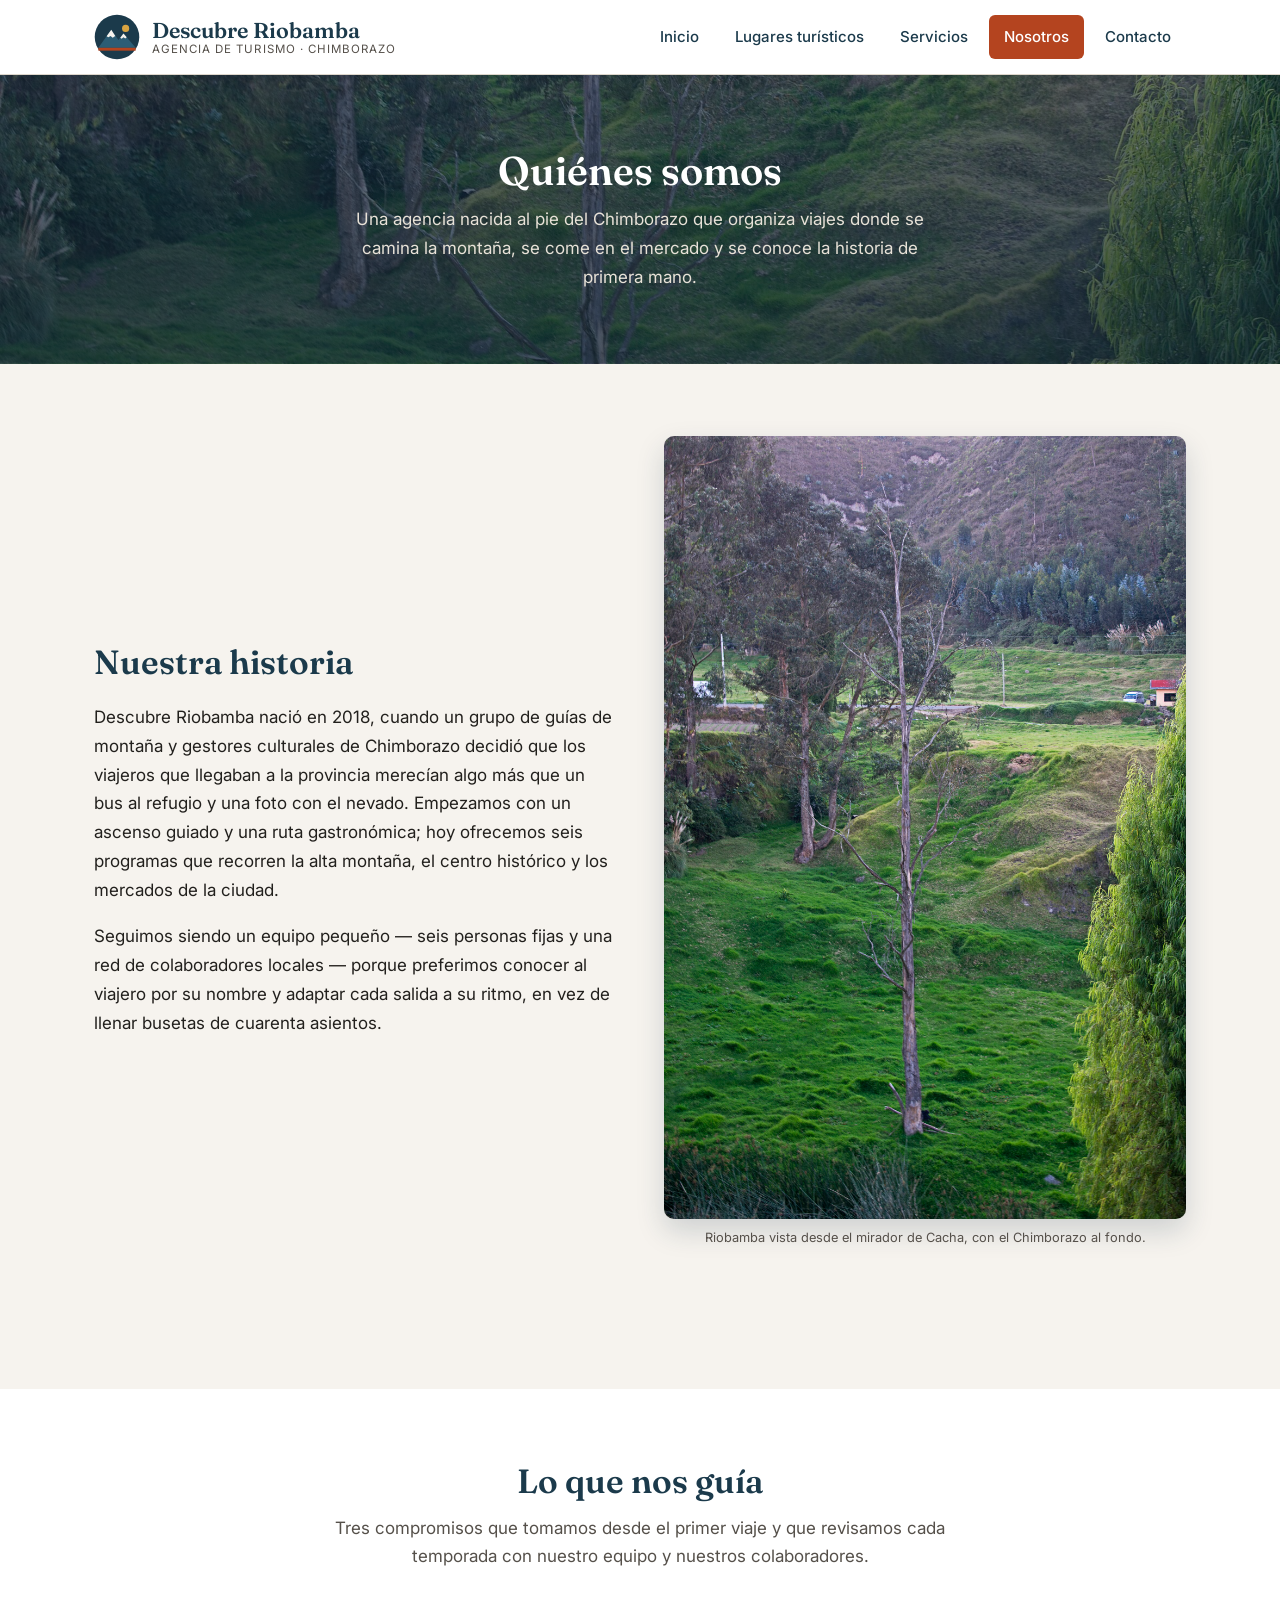
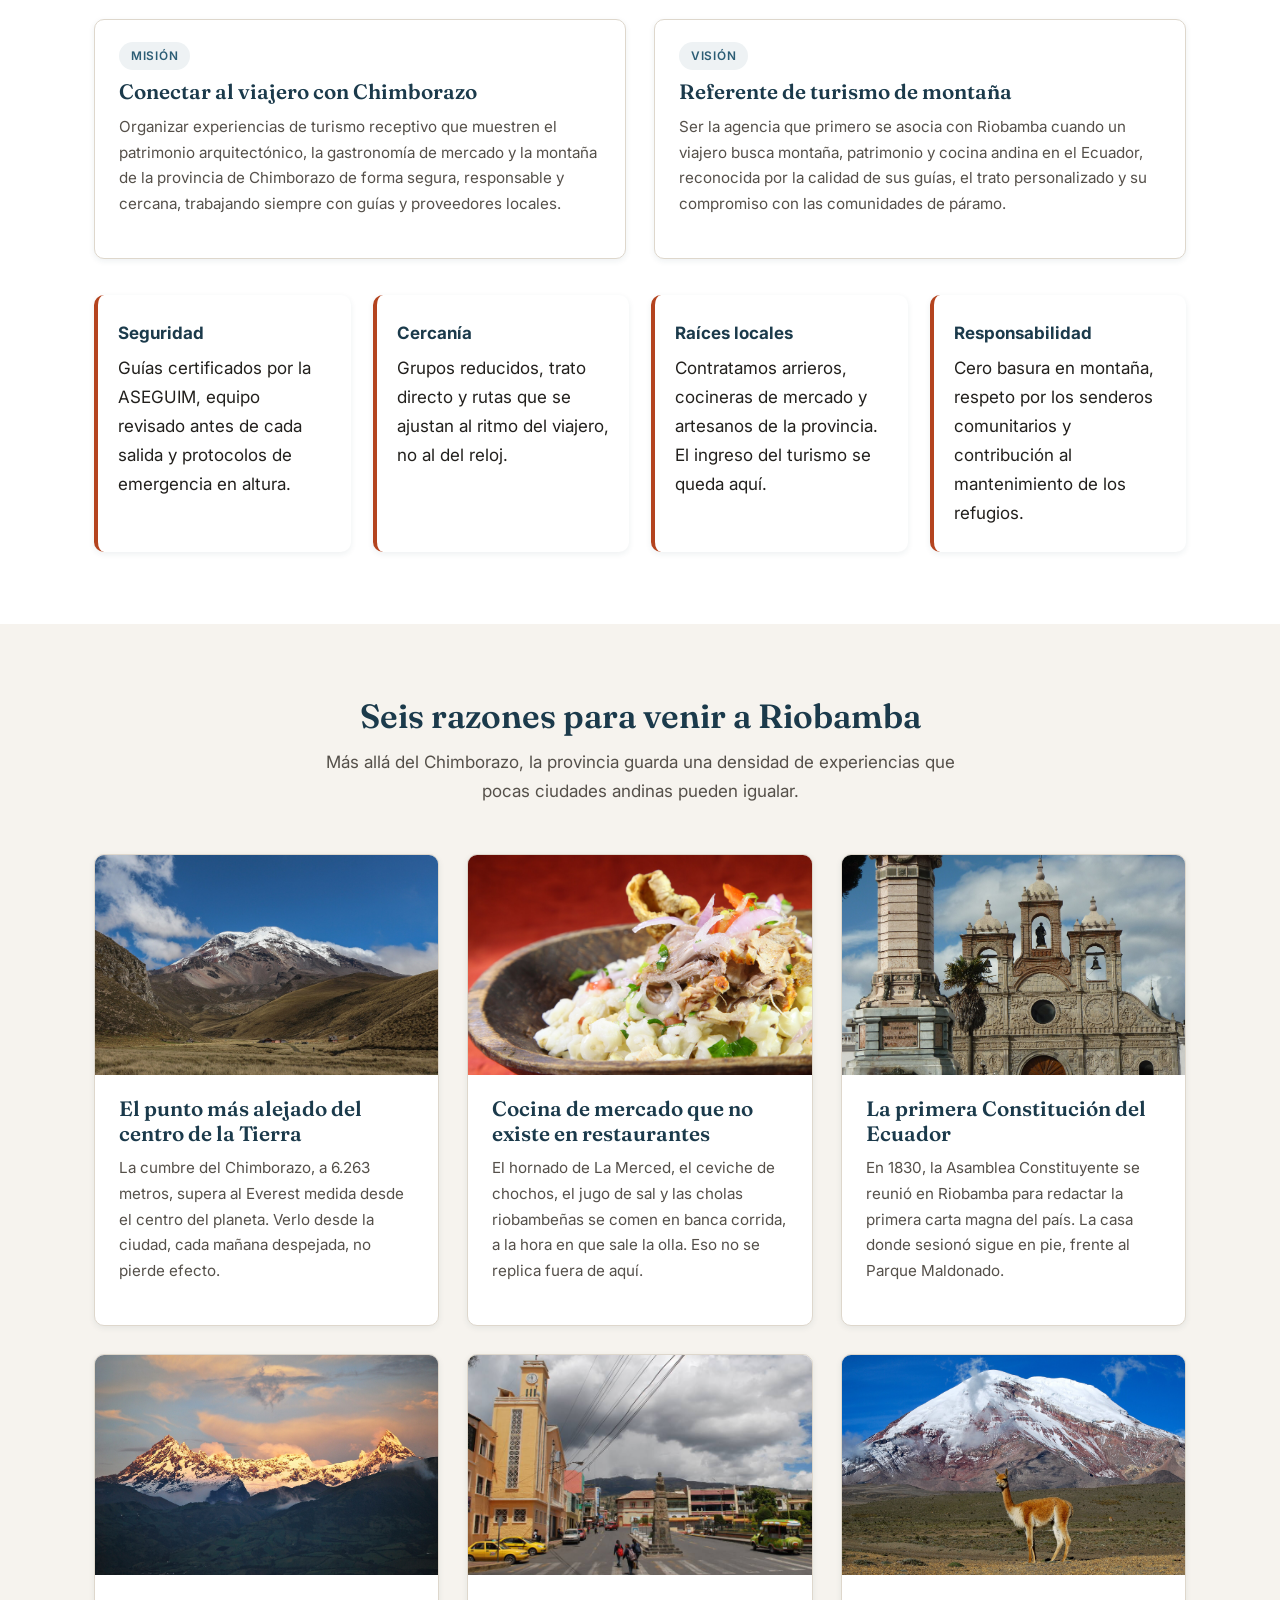
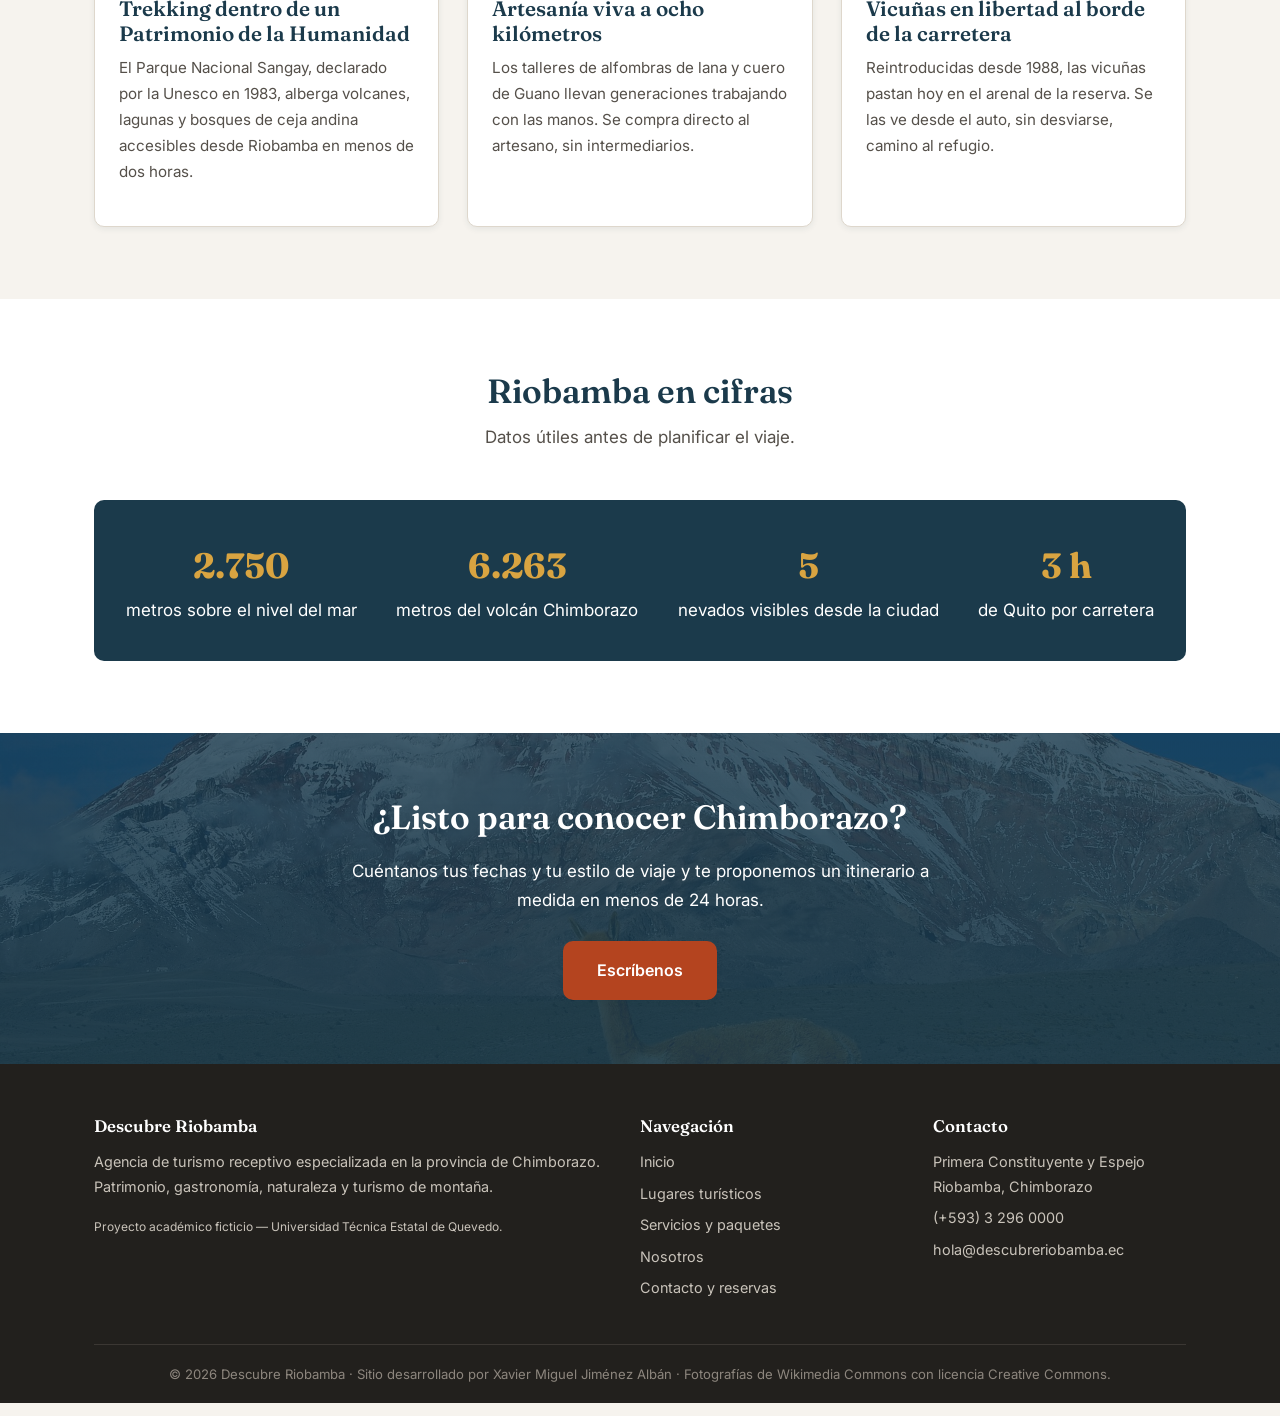
<file: nosotros.html>
<!DOCTYPE html>
<html lang="es">
<head>
  <meta charset="UTF-8">
  <meta name="viewport" content="width=device-width, initial-scale=1.0">
  <meta name="description" content="Descubre Riobamba: agencia de turismo receptivo especializada en el patrimonio, la gastronomía y la montaña de Riobamba y la provincia de Chimborazo.">
  <meta name="author" content="Xavier Miguel Jiménez Albán">
  <title>Nosotros | Descubre Riobamba</title>
  <link rel="icon" type="image/svg+xml" href="images/logo.svg">
  <link rel="preconnect" href="https://fonts.googleapis.com">
  <link rel="preconnect" href="https://fonts.gstatic.com" crossorigin>
  <link rel="stylesheet" href="https://fonts.googleapis.com/css2?family=Fraunces:opsz,wght@9..144,500;9..144,600&family=Inter:wght@400;500;600&display=swap">
  <link rel="stylesheet" href="css/styles.css">
</head>
<body>

  <header class="encabezado">
    <div class="contenedor barra">
      <a class="marca" href="index.html">
        <img src="images/logo.svg" alt="Logotipo de Descubre Riobamba">
        <span class="marca-nombre">
          Descubre Riobamba
          <span class="marca-lema">Agencia de turismo · Chimborazo</span>
        </span>
      </a>
      <nav aria-label="Menú principal">
        <ul class="menu">
          <li><a href="index.html">Inicio</a></li>
          <li><a href="destinos.html">Lugares turísticos</a></li>
          <li><a href="servicios.html">Servicios</a></li>
          <li><a class="activo" href="nosotros.html">Nosotros</a></li>
          <li><a href="contacto.html">Contacto</a></li>
        </ul>
      </nav>
    </div>
  </header>

  <main>

    <section class="portada-interior">
      <h1>Quiénes somos</h1>
      <p>
        Una agencia nacida al pie del Chimborazo que organiza viajes donde se camina
        la montaña, se come en el mercado y se conoce la historia de primera mano.
      </p>
    </section>

    <!-- Historia -->
    <section class="seccion">
      <div class="contenedor">
        <div class="bloque">
          <div class="bloque-texto">
            <h2>Nuestra historia</h2>
            <p>
              Descubre Riobamba nació en 2018, cuando un grupo de guías de montaña y
              gestores culturales de Chimborazo decidió que los viajeros que llegaban
              a la provincia merecían algo más que un bus al refugio y una foto con el
              nevado. Empezamos con un ascenso guiado y una ruta gastronómica; hoy
              ofrecemos seis programas que recorren la alta montaña, el centro
              histórico y los mercados de la ciudad.
            </p>
            <p>
              Seguimos siendo un equipo pequeño — seis personas fijas y una red de
              colaboradores locales — porque preferimos conocer al viajero por su
              nombre y adaptar cada salida a su ritmo, en vez de llenar busetas de
              cuarenta asientos.
            </p>
          </div>
          <div class="bloque-imagen">
            <img src="images/riobamba-vista.jpg" alt="Vista panorámica de Riobamba con los nevados al fondo">
            <p class="pie-foto">Riobamba vista desde el mirador de Cacha, con el Chimborazo al fondo.</p>
          </div>
        </div>
      </div>
    </section>

    <!-- Misión, visión y valores -->
    <section class="seccion seccion-clara">
      <div class="contenedor">
        <h2 class="titulo-seccion">Lo que nos guía</h2>
        <p class="subtitulo-seccion">
          Tres compromisos que tomamos desde el primer viaje y que revisamos cada
          temporada con nuestro equipo y nuestros colaboradores.
        </p>

        <div class="rejilla-dos">

          <article class="tarjeta">
            <div class="tarjeta-cuerpo">
              <span class="etiqueta">Misión</span>
              <h3>Conectar al viajero con Chimborazo</h3>
              <p>
                Organizar experiencias de turismo receptivo que muestren el patrimonio
                arquitectónico, la gastronomía de mercado y la montaña de la provincia
                de Chimborazo de forma segura, responsable y cercana, trabajando siempre
                con guías y proveedores locales.
              </p>
            </div>
          </article>

          <article class="tarjeta">
            <div class="tarjeta-cuerpo">
              <span class="etiqueta">Visión</span>
              <h3>Referente de turismo de montaña</h3>
              <p>
                Ser la agencia que primero se asocia con Riobamba cuando un viajero
                busca montaña, patrimonio y cocina andina en el Ecuador, reconocida por
                la calidad de sus guías, el trato personalizado y su compromiso con las
                comunidades de páramo.
              </p>
            </div>
          </article>

        </div>

        <ul class="valores" style="margin-top: 36px;">
          <li>
            <strong>Seguridad</strong>
            Guías certificados por la ASEGUIM, equipo revisado antes de cada salida y
            protocolos de emergencia en altura.
          </li>
          <li>
            <strong>Cercanía</strong>
            Grupos reducidos, trato directo y rutas que se ajustan al ritmo del
            viajero, no al del reloj.
          </li>
          <li>
            <strong>Raíces locales</strong>
            Contratamos arrieros, cocineras de mercado y artesanos de la provincia.
            El ingreso del turismo se queda aquí.
          </li>
          <li>
            <strong>Responsabilidad</strong>
            Cero basura en montaña, respeto por los senderos comunitarios y
            contribución al mantenimiento de los refugios.
          </li>
        </ul>

      </div>
    </section>

    <!-- Razones para visitar el destino -->
    <section class="seccion">
      <div class="contenedor">
        <h2 class="titulo-seccion">Seis razones para venir a Riobamba</h2>
        <p class="subtitulo-seccion">
          Más allá del Chimborazo, la provincia guarda una densidad de experiencias
          que pocas ciudades andinas pueden igualar.
        </p>

        <div class="rejilla">

          <article class="tarjeta">
            <img src="images/chimborazo.jpg" alt="Volcán Chimborazo nevado">
            <div class="tarjeta-cuerpo">
              <h3>El punto más alejado del centro de la Tierra</h3>
              <p>
                La cumbre del Chimborazo, a 6.263 metros, supera al Everest medida
                desde el centro del planeta. Verlo desde la ciudad, cada mañana
                despejada, no pierde efecto.
              </p>
            </div>
          </article>

          <article class="tarjeta">
            <img src="images/hornado.jpg" alt="Plato de hornado riobambeño">
            <div class="tarjeta-cuerpo">
              <h3>Cocina de mercado que no existe en restaurantes</h3>
              <p>
                El hornado de La Merced, el ceviche de chochos, el jugo de sal y las
                cholas riobambeñas se comen en banca corrida, a la hora en que sale
                la olla. Eso no se replica fuera de aquí.
              </p>
            </div>
          </article>

          <article class="tarjeta">
            <img src="images/catedral.jpg" alt="Fachada de la Catedral de Riobamba">
            <div class="tarjeta-cuerpo">
              <h3>La primera Constitución del Ecuador</h3>
              <p>
                En 1830, la Asamblea Constituyente se reunió en Riobamba para redactar
                la primera carta magna del país. La casa donde sesionó sigue en pie,
                frente al Parque Maldonado.
              </p>
            </div>
          </article>

          <article class="tarjeta">
            <img src="images/altar.jpg" alt="Volcán El Altar">
            <div class="tarjeta-cuerpo">
              <h3>Trekking dentro de un Patrimonio de la Humanidad</h3>
              <p>
                El Parque Nacional Sangay, declarado por la Unesco en 1983, alberga
                volcanes, lagunas y bosques de ceja andina accesibles desde Riobamba
                en menos de dos horas.
              </p>
            </div>
          </article>

          <article class="tarjeta">
            <img src="images/guano.jpg" alt="Talleres artesanales de Guano">
            <div class="tarjeta-cuerpo">
              <h3>Artesanía viva a ocho kilómetros</h3>
              <p>
                Los talleres de alfombras de lana y cuero de Guano llevan generaciones
                trabajando con las manos. Se compra directo al artesano, sin
                intermediarios.
              </p>
            </div>
          </article>

          <article class="tarjeta">
            <img src="images/vicuna.jpg" alt="Vicuñas en el páramo del Chimborazo">
            <div class="tarjeta-cuerpo">
              <h3>Vicuñas en libertad al borde de la carretera</h3>
              <p>
                Reintroducidas desde 1988, las vicuñas pastan hoy en el arenal de la
                reserva. Se las ve desde el auto, sin desviarse, camino al refugio.
              </p>
            </div>
          </article>

        </div>
      </div>
    </section>

    <!-- Cifras de la agencia -->
    <section class="seccion seccion-clara">
      <div class="contenedor">
        <h2 class="titulo-seccion">Riobamba en cifras</h2>
        <p class="subtitulo-seccion">
          Datos útiles antes de planificar el viaje.
        </p>
        <ul class="cifras">
          <li><strong>2.750</strong> metros sobre el nivel del mar</li>
          <li><strong>6.263</strong> metros del volcán Chimborazo</li>
          <li><strong>5</strong> nevados visibles desde la ciudad</li>
          <li><strong>3 h</strong> de Quito por carretera</li>
        </ul>
      </div>
    </section>

    <section class="llamado">
      <h2>¿Listo para conocer Chimborazo?</h2>
      <p>
        Cuéntanos tus fechas y tu estilo de viaje y te proponemos un itinerario a
        medida en menos de 24 horas.
      </p>
      <a class="boton" href="contacto.html">Escríbenos</a>
    </section>

  </main>

  <footer class="pie">
    <div class="contenedor">
      <div class="pie-rejilla">
        <div>
          <h3>Descubre Riobamba</h3>
          <p>
            Agencia de turismo receptivo especializada en la provincia de Chimborazo.
            Patrimonio, gastronomía, naturaleza y turismo de montaña.
          </p>
          <p><small>Proyecto académico ficticio — Universidad Técnica Estatal de Quevedo.</small></p>
        </div>
        <div>
          <h3>Navegación</h3>
          <ul>
            <li><a href="index.html">Inicio</a></li>
            <li><a href="destinos.html">Lugares turísticos</a></li>
            <li><a href="servicios.html">Servicios y paquetes</a></li>
            <li><a href="nosotros.html">Nosotros</a></li>
            <li><a href="contacto.html">Contacto y reservas</a></li>
          </ul>
        </div>
        <div>
          <h3>Contacto</h3>
          <ul>
            <li>Primera Constituyente y Espejo<br>Riobamba, Chimborazo</li>
            <li><a href="tel:+59332960000">(+593) 3 296 0000</a></li>
            <li><a href="mailto:hola@descubreriobamba.ec">hola@descubreriobamba.ec</a></li>
          </ul>
        </div>
      </div>
      <p class="pie-legal">
        © 2026 Descubre Riobamba · Sitio desarrollado por Xavier Miguel Jiménez Albán ·
        Fotografías de Wikimedia Commons con licencia Creative Commons.
      </p>
    </div>
  </footer>

</body>
</html>
</file>
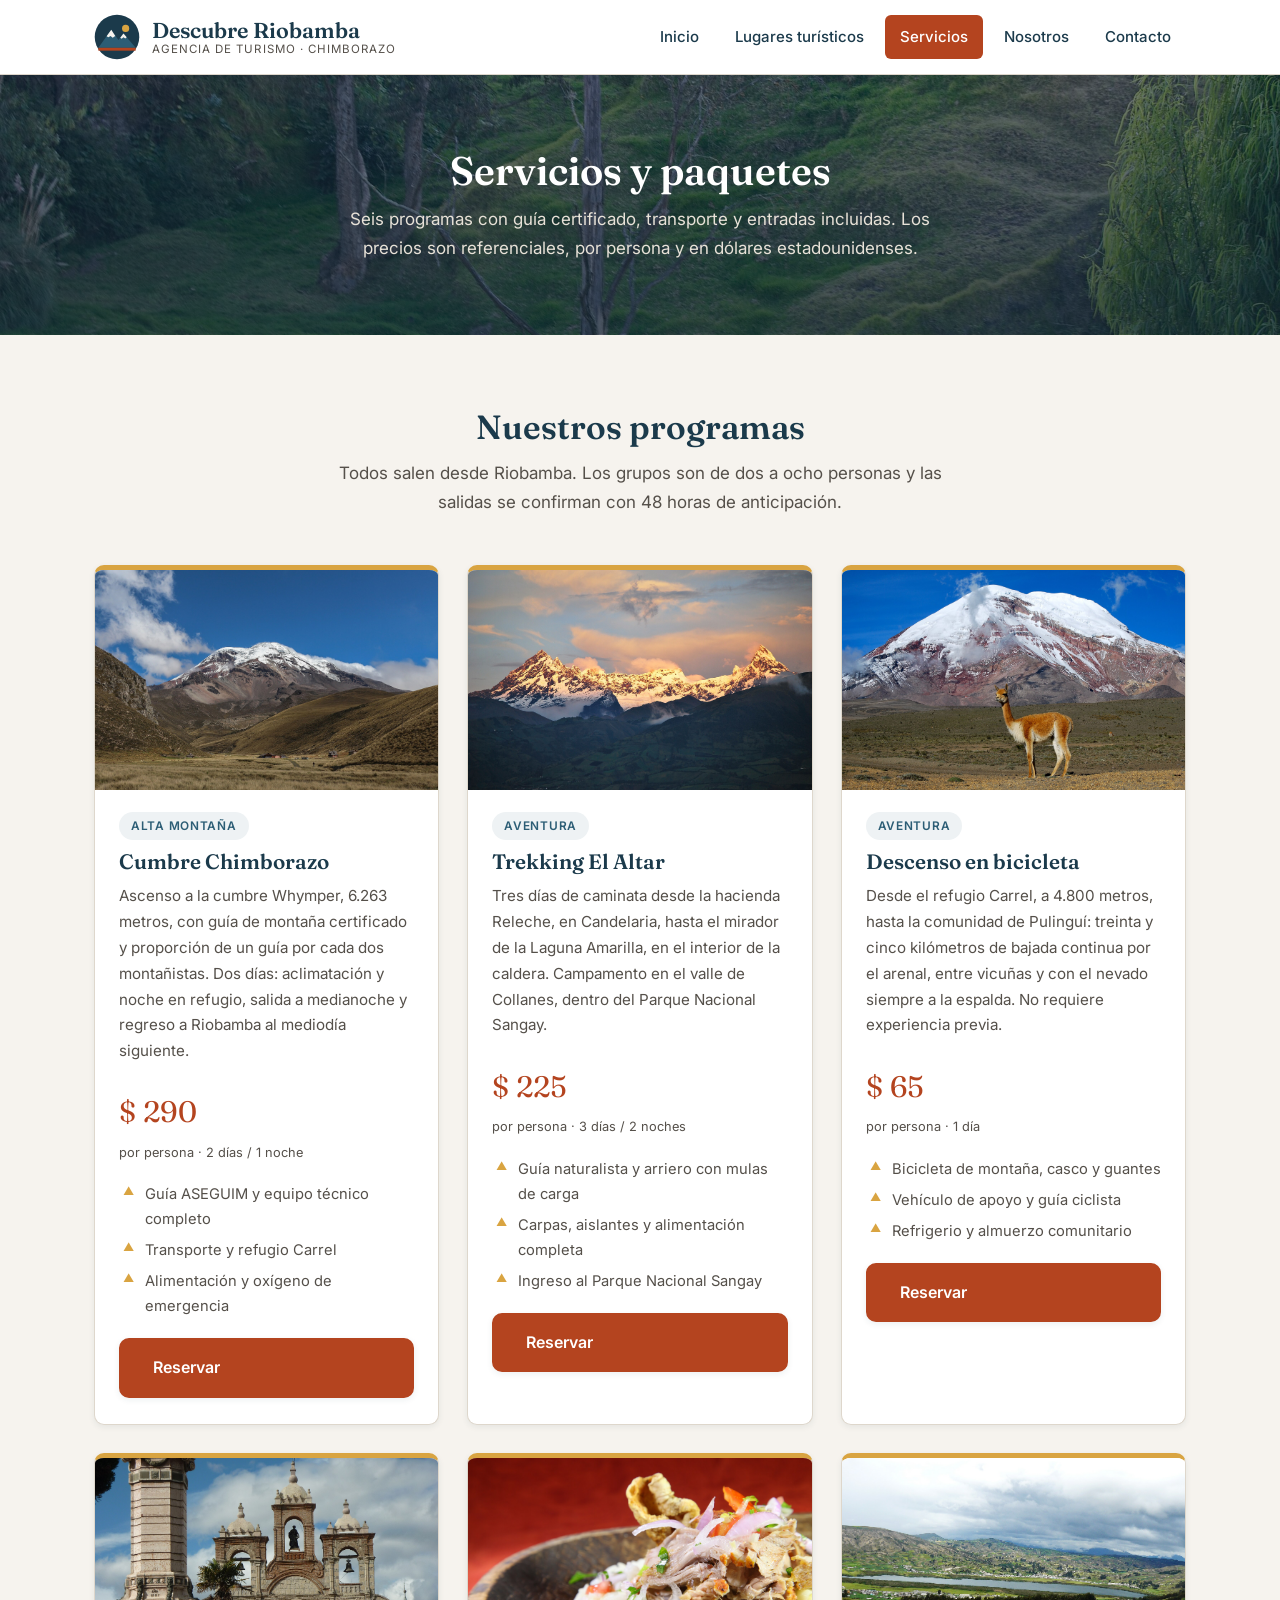
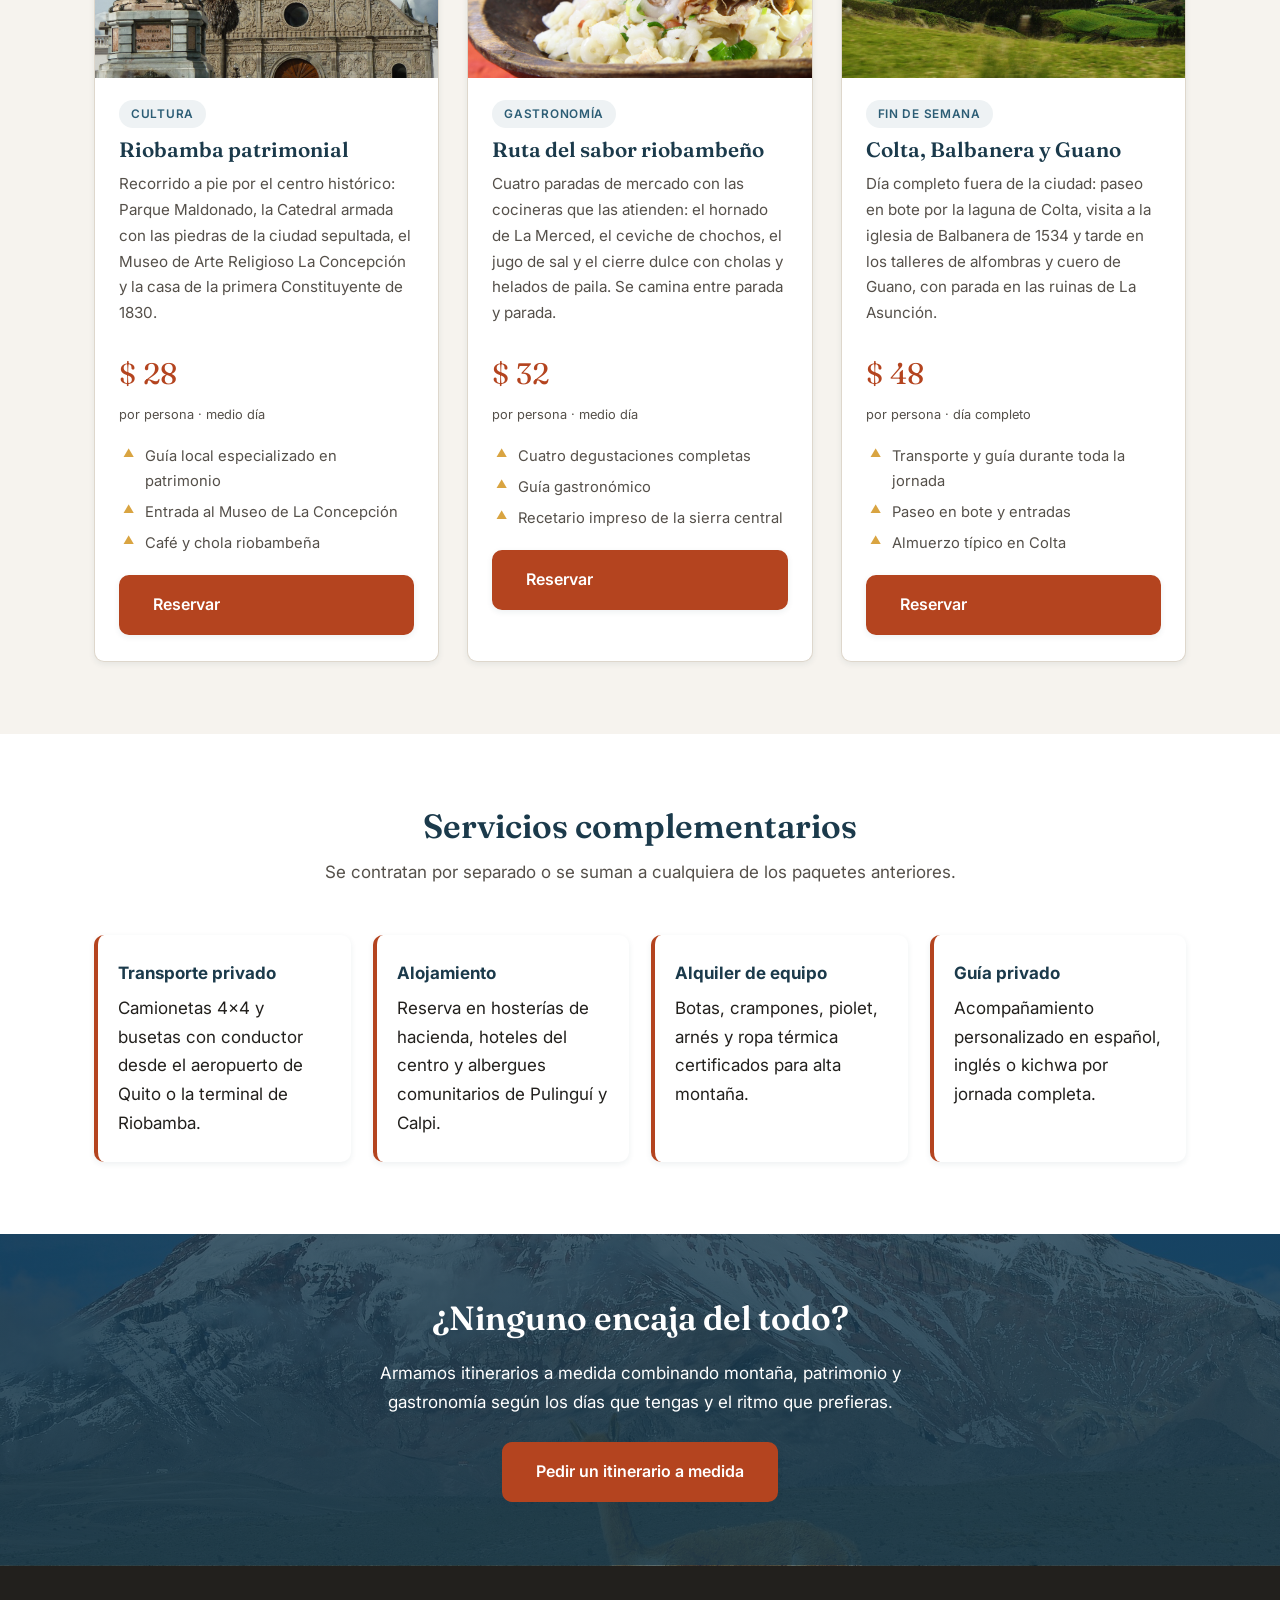
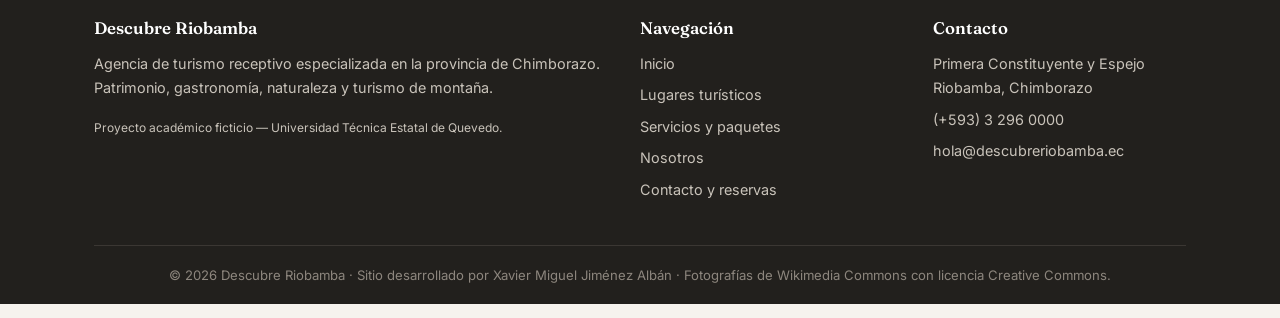
<file: servicios.html>
<!DOCTYPE html>
<html lang="es">
<head>
  <meta charset="UTF-8">
  <meta name="viewport" content="width=device-width, initial-scale=1.0">
  <meta name="description" content="Seis paquetes turísticos en Riobamba y Chimborazo: ascenso al Chimborazo, trekking a El Altar, city tour patrimonial, ruta gastronómica, ciclismo de descenso y excursión a Colta y Guano.">
  <meta name="author" content="Xavier Miguel Jiménez Albán">
  <title>Servicios y paquetes | Descubre Riobamba</title>
  <link rel="icon" type="image/svg+xml" href="images/logo.svg">
  <link rel="preconnect" href="https://fonts.googleapis.com">
  <link rel="preconnect" href="https://fonts.gstatic.com" crossorigin>
  <link rel="stylesheet" href="https://fonts.googleapis.com/css2?family=Fraunces:opsz,wght@9..144,500;9..144,600&family=Inter:wght@400;500;600&display=swap">
  <link rel="stylesheet" href="css/styles.css">
</head>
<body>

  <header class="encabezado">
    <div class="contenedor barra">
      <a class="marca" href="index.html">
        <img src="images/logo.svg" alt="Logotipo de Descubre Riobamba">
        <span class="marca-nombre">
          Descubre Riobamba
          <span class="marca-lema">Agencia de turismo · Chimborazo</span>
        </span>
      </a>
      <nav aria-label="Menú principal">
        <ul class="menu">
          <li><a href="index.html">Inicio</a></li>
          <li><a href="destinos.html">Lugares turísticos</a></li>
          <li><a class="activo" href="servicios.html">Servicios</a></li>
          <li><a href="nosotros.html">Nosotros</a></li>
          <li><a href="contacto.html">Contacto</a></li>
        </ul>
      </nav>
    </div>
  </header>

  <main>

    <section class="portada-interior">
      <h1>Servicios y paquetes</h1>
      <p>
        Seis programas con guía certificado, transporte y entradas incluidas. Los
        precios son referenciales, por persona y en dólares estadounidenses.
      </p>
    </section>

    <section class="seccion">
      <div class="contenedor">
        <h2 class="titulo-seccion">Nuestros programas</h2>
        <p class="subtitulo-seccion">
          Todos salen desde Riobamba. Los grupos son de dos a ocho personas y las
          salidas se confirman con 48 horas de anticipación.
        </p>

        <div class="rejilla">

          <article class="tarjeta tarjeta-servicio">
            <img src="images/chimborazo.jpg" alt="Ascenso al nevado Chimborazo">
            <div class="tarjeta-cuerpo">
              <span class="etiqueta">Alta montaña</span>
              <h3>Cumbre Chimborazo</h3>
              <p>
                Ascenso a la cumbre Whymper, 6.263 metros, con guía de montaña
                certificado y proporción de un guía por cada dos montañistas. Dos días:
                aclimatación y noche en refugio, salida a medianoche y regreso a
                Riobamba al mediodía siguiente.
              </p>
              <span class="precio">$ 290</span>
              <span class="precio-nota">por persona · 2 días / 1 noche</span>
              <ul class="incluye">
                <li>Guía ASEGUIM y equipo técnico completo</li>
                <li>Transporte y refugio Carrel</li>
                <li>Alimentación y oxígeno de emergencia</li>
              </ul>
              <a class="boton" href="contacto.html">Reservar</a>
            </div>
          </article>

          <article class="tarjeta tarjeta-servicio">
            <img src="images/altar.jpg" alt="Trekking hacia la Laguna Amarilla en El Altar">
            <div class="tarjeta-cuerpo">
              <span class="etiqueta">Aventura</span>
              <h3>Trekking El Altar</h3>
              <p>
                Tres días de caminata desde la hacienda Releche, en Candelaria, hasta el
                mirador de la Laguna Amarilla, en el interior de la caldera. Campamento
                en el valle de Collanes, dentro del Parque Nacional Sangay.
              </p>
              <span class="precio">$ 225</span>
              <span class="precio-nota">por persona · 3 días / 2 noches</span>
              <ul class="incluye">
                <li>Guía naturalista y arriero con mulas de carga</li>
                <li>Carpas, aislantes y alimentación completa</li>
                <li>Ingreso al Parque Nacional Sangay</li>
              </ul>
              <a class="boton" href="contacto.html">Reservar</a>
            </div>
          </article>

          <article class="tarjeta tarjeta-servicio">
            <img src="images/vicuna.jpg" alt="Ciclismo de descenso en el páramo del Chimborazo">
            <div class="tarjeta-cuerpo">
              <span class="etiqueta">Aventura</span>
              <h3>Descenso en bicicleta</h3>
              <p>
                Desde el refugio Carrel, a 4.800 metros, hasta la comunidad de Pulinguí:
                treinta y cinco kilómetros de bajada continua por el arenal, entre
                vicuñas y con el nevado siempre a la espalda. No requiere experiencia
                previa.
              </p>
              <span class="precio">$ 65</span>
              <span class="precio-nota">por persona · 1 día</span>
              <ul class="incluye">
                <li>Bicicleta de montaña, casco y guantes</li>
                <li>Vehículo de apoyo y guía ciclista</li>
                <li>Refrigerio y almuerzo comunitario</li>
              </ul>
              <a class="boton" href="contacto.html">Reservar</a>
            </div>
          </article>

          <article class="tarjeta tarjeta-servicio">
            <img src="images/catedral.jpg" alt="Recorrido por el centro histórico de Riobamba">
            <div class="tarjeta-cuerpo">
              <span class="etiqueta">Cultura</span>
              <h3>Riobamba patrimonial</h3>
              <p>
                Recorrido a pie por el centro histórico: Parque Maldonado, la Catedral
                armada con las piedras de la ciudad sepultada, el Museo de Arte
                Religioso La Concepción y la casa de la primera Constituyente de 1830.
              </p>
              <span class="precio">$ 28</span>
              <span class="precio-nota">por persona · medio día</span>
              <ul class="incluye">
                <li>Guía local especializado en patrimonio</li>
                <li>Entrada al Museo de La Concepción</li>
                <li>Café y chola riobambeña</li>
              </ul>
              <a class="boton" href="contacto.html">Reservar</a>
            </div>
          </article>

          <article class="tarjeta tarjeta-servicio">
            <img src="images/hornado.jpg" alt="Hornado servido en el mercado La Merced">
            <div class="tarjeta-cuerpo">
              <span class="etiqueta">Gastronomía</span>
              <h3>Ruta del sabor riobambeño</h3>
              <p>
                Cuatro paradas de mercado con las cocineras que las atienden: el hornado
                de La Merced, el ceviche de chochos, el jugo de sal y el cierre dulce con
                cholas y helados de paila. Se camina entre parada y parada.
              </p>
              <span class="precio">$ 32</span>
              <span class="precio-nota">por persona · medio día</span>
              <ul class="incluye">
                <li>Cuatro degustaciones completas</li>
                <li>Guía gastronómico</li>
                <li>Recetario impreso de la sierra central</li>
              </ul>
              <a class="boton" href="contacto.html">Reservar</a>
            </div>
          </article>

          <article class="tarjeta tarjeta-servicio">
            <img src="images/colta.jpg" alt="Laguna de Colta y sus totorales">
            <div class="tarjeta-cuerpo">
              <span class="etiqueta">Fin de semana</span>
              <h3>Colta, Balbanera y Guano</h3>
              <p>
                Día completo fuera de la ciudad: paseo en bote por la laguna de Colta,
                visita a la iglesia de Balbanera de 1534 y tarde en los talleres de
                alfombras y cuero de Guano, con parada en las ruinas de La Asunción.
              </p>
              <span class="precio">$ 48</span>
              <span class="precio-nota">por persona · día completo</span>
              <ul class="incluye">
                <li>Transporte y guía durante toda la jornada</li>
                <li>Paseo en bote y entradas</li>
                <li>Almuerzo típico en Colta</li>
              </ul>
              <a class="boton" href="contacto.html">Reservar</a>
            </div>
          </article>

        </div>
      </div>
    </section>

    <section class="seccion seccion-clara">
      <div class="contenedor">
        <h2 class="titulo-seccion">Servicios complementarios</h2>
        <p class="subtitulo-seccion">
          Se contratan por separado o se suman a cualquiera de los paquetes anteriores.
        </p>
        <ul class="valores">
          <li><strong>Transporte privado</strong> Camionetas 4×4 y busetas con conductor desde el aeropuerto de Quito o la terminal de Riobamba.</li>
          <li><strong>Alojamiento</strong> Reserva en hosterías de hacienda, hoteles del centro y albergues comunitarios de Pulinguí y Calpi.</li>
          <li><strong>Alquiler de equipo</strong> Botas, crampones, piolet, arnés y ropa térmica certificados para alta montaña.</li>
          <li><strong>Guía privado</strong> Acompañamiento personalizado en español, inglés o kichwa por jornada completa.</li>
        </ul>
      </div>
    </section>

    <section class="llamado">
      <h2>¿Ninguno encaja del todo?</h2>
      <p>
        Armamos itinerarios a medida combinando montaña, patrimonio y gastronomía según
        los días que tengas y el ritmo que prefieras.
      </p>
      <a class="boton" href="contacto.html">Pedir un itinerario a medida</a>
    </section>

  </main>

  <footer class="pie">
    <div class="contenedor">
      <div class="pie-rejilla">
        <div>
          <h3>Descubre Riobamba</h3>
          <p>
            Agencia de turismo receptivo especializada en la provincia de Chimborazo.
            Patrimonio, gastronomía, naturaleza y turismo de montaña.
          </p>
          <p><small>Proyecto académico ficticio — Universidad Técnica Estatal de Quevedo.</small></p>
        </div>
        <div>
          <h3>Navegación</h3>
          <ul>
            <li><a href="index.html">Inicio</a></li>
            <li><a href="destinos.html">Lugares turísticos</a></li>
            <li><a href="servicios.html">Servicios y paquetes</a></li>
            <li><a href="nosotros.html">Nosotros</a></li>
            <li><a href="contacto.html">Contacto y reservas</a></li>
          </ul>
        </div>
        <div>
          <h3>Contacto</h3>
          <ul>
            <li>Primera Constituyente y Espejo<br>Riobamba, Chimborazo</li>
            <li><a href="tel:+59332960000">(+593) 3 296 0000</a></li>
            <li><a href="mailto:hola@descubreriobamba.ec">hola@descubreriobamba.ec</a></li>
          </ul>
        </div>
      </div>
      <p class="pie-legal">
        © 2026 Descubre Riobamba · Sitio desarrollado por Xavier Miguel Jiménez Albán ·
        Fotografías de Wikimedia Commons con licencia Creative Commons.
      </p>
    </div>
  </footer>

</body>
</html>
</file>
<file: css/styles.css>
/* ===================================================================
   Descubre Riobamba — hoja de estilos principal
   Agencia de turismo ficticia · Riobamba, Chimborazo, Ecuador
   Autor: Xavier Miguel Jiménez Albán
   Diseño de Sitios Web — UTEQ — Examen final
   =================================================================== */

/* -------------------------------------------------------------------
   1. Variables y reinicio
   ------------------------------------------------------------------- */

:root {
  --paramo: #1b3a4b;
  --paramo-claro: #2c5d75;
  --nieve: #f6f3ee;
  --nieve-pura: #ffffff;
  --terracota: #b4441f;
  --terracota-claro: #d4642f;
  --paja: #d9a441;
  --tinta: #22201d;
  --tinta-suave: #55504a;
  --borde: #ded7cc;

  --sombra: 0 2px 6px rgba(27, 58, 75, 0.08);
  --sombra-alta: 0 12px 28px rgba(27, 58, 75, 0.18);
  --radio: 10px;
  --ancho: 1140px;
  --transicion: 0.25s ease;
}

* {
  margin: 0;
  padding: 0;
  box-sizing: border-box; /* modelo de caja: el ancho incluye borde y relleno */
}

html {
  scroll-behavior: smooth;
}

body {
  font-family: "Inter", "Segoe UI", system-ui, sans-serif;
  font-size: 17px;
  line-height: 1.7;
  color: var(--tinta);
  background-color: var(--nieve);
}

/* -------------------------------------------------------------------
   2. Selectores de etiqueta: tipografía base
   ------------------------------------------------------------------- */

h1, h2, h3 {
  font-family: "Fraunces", Georgia, "Times New Roman", serif;
  font-weight: 600;
  line-height: 1.2;
  color: var(--paramo);
}

h1 { font-size: 2.9rem; }
h2 { font-size: 2.1rem; margin-bottom: 0.6em; }
h3 { font-size: 1.3rem; margin-bottom: 0.4em; }

p {
  margin-bottom: 1em;
}

a {
  color: var(--terracota);
  text-decoration: none;
  transition: color var(--transicion);
}

a:hover {
  color: var(--terracota-claro);
  text-decoration: underline;
}

img {
  display: block;
  max-width: 100%;
  height: auto;
}

ul {
  list-style-position: inside;
}

/* -------------------------------------------------------------------
   3. Contenedores y utilidades (selectores de clase)
   ------------------------------------------------------------------- */

.contenedor {
  width: 100%;
  max-width: var(--ancho);
  margin: 0 auto;
  padding: 0 24px;
}

.seccion {
  padding: 72px 0;
}

.seccion-clara {
  background-color: var(--nieve-pura);
}

.titulo-seccion {
  text-align: center;
  margin-bottom: 12px;
}

.subtitulo-seccion {
  text-align: center;
  max-width: 640px;
  margin: 0 auto 48px;
  color: var(--tinta-suave);
}

.destacado {
  color: var(--terracota);
  font-weight: 600;
}

/* -------------------------------------------------------------------
   4. Encabezado y menú de navegación (Flexbox)
   ------------------------------------------------------------------- */

.encabezado {
  position: sticky;
  top: 0;
  z-index: 100;
  background-color: var(--nieve-pura);
  border-bottom: 1px solid var(--borde);
  box-shadow: var(--sombra);
}

.barra {
  display: flex;
  flex-wrap: wrap;
  align-items: center;
  justify-content: space-between;
  gap: 16px;
  padding-top: 14px;
  padding-bottom: 14px;
}

.marca {
  display: flex;
  align-items: center;
  gap: 12px;
}

.marca img {
  width: 46px;
  height: 46px;
}

.marca-nombre {
  font-family: "Fraunces", Georgia, serif;
  font-size: 1.35rem;
  font-weight: 600;
  color: var(--paramo);
  line-height: 1.1;
}

.marca-lema {
  display: block;
  font-family: "Inter", sans-serif;
  font-size: 0.72rem;
  font-weight: 400;
  letter-spacing: 0.09em;
  text-transform: uppercase;
  color: var(--tinta-suave);
}

.menu {
  display: flex;
  flex-wrap: wrap;
  align-items: center;
  gap: 6px;
  list-style: none;
}

.menu a {
  display: block;
  padding: 9px 15px;
  border-radius: 6px;
  color: var(--paramo);
  font-size: 0.94rem;
  font-weight: 500;
  transition: background-color var(--transicion), color var(--transicion);
}

/* Selector combinado: enlaces dentro del menú */
.menu a:hover,
.menu a:focus {
  background-color: var(--paramo);
  color: var(--nieve-pura);
  text-decoration: none;
  outline: none;
}

.menu .activo {
  background-color: var(--terracota);
  color: var(--nieve-pura);
}

.menu .activo:hover {
  background-color: var(--terracota-claro);
}

/* -------------------------------------------------------------------
   5. Sección Hero
   ------------------------------------------------------------------- */

.hero {
  position: relative;
  display: flex;
  align-items: center;
  justify-content: center;
  min-height: 78vh;
  padding: 80px 24px;
  text-align: center;
  color: var(--nieve-pura);
  background-image:
    linear-gradient(rgba(20, 40, 52, 0.55), rgba(20, 40, 52, 0.72)),
    url("../images/hero.jpg");
  background-size: cover;
  background-position: center;
}

.hero-contenido {
  max-width: 760px;
}

.hero h1 {
  color: var(--nieve-pura);
  text-shadow: 0 2px 12px rgba(0, 0, 0, 0.4);
  margin-bottom: 18px;
}

.hero-eslogan {
  font-size: 1.35rem;
  font-style: italic;
  color: var(--paja);
  margin-bottom: 16px;
}

.hero p {
  font-size: 1.05rem;
}

.hero-datos {
  display: flex;
  flex-wrap: wrap;
  justify-content: center;
  gap: 14px;
  margin: 26px 0 32px;
  list-style: none;
}

.hero-datos li {
  padding: 7px 16px;
  border: 1px solid rgba(246, 243, 238, 0.45);
  border-radius: 999px;
  font-size: 0.88rem;
  backdrop-filter: blur(2px);
}

/* Cabecera corta para las páginas interiores */
.portada-interior {
  padding: 72px 24px;
  text-align: center;
  color: var(--nieve-pura);
  background-image:
    linear-gradient(rgba(20, 40, 52, 0.6), rgba(20, 40, 52, 0.75)),
    url("../images/riobamba-vista.jpg");
  background-size: cover;
  background-position: center;
}

.portada-interior h1 {
  color: var(--nieve-pura);
  font-size: 2.5rem;
  margin-bottom: 10px;
}

.portada-interior p {
  max-width: 620px;
  margin: 0 auto;
  color: #e8e2d8;
}

/* -------------------------------------------------------------------
   6. Botones (llamado a la acción)
   ------------------------------------------------------------------- */

.boton {
  display: inline-block;
  padding: 14px 32px;
  border: 2px solid var(--terracota);
  border-radius: var(--radio);
  background-color: var(--terracota);
  color: var(--nieve-pura);
  font-size: 1rem;
  font-weight: 600;
  cursor: pointer;
  box-shadow: var(--sombra);
  transition: background-color var(--transicion), transform var(--transicion),
              box-shadow var(--transicion);
}

.boton:hover,
.boton:focus {
  background-color: var(--terracota-claro);
  border-color: var(--terracota-claro);
  color: var(--nieve-pura);
  text-decoration: none;
  transform: translateY(-2px);
  box-shadow: var(--sombra-alta);
  outline: none;
}

.boton-claro {
  background-color: transparent;
  border-color: var(--nieve-pura);
  color: var(--nieve-pura);
  margin-left: 10px;
}

.boton-claro:hover,
.boton-claro:focus {
  background-color: var(--nieve-pura);
  border-color: var(--nieve-pura);
  color: var(--paramo);
}

/* -------------------------------------------------------------------
   7. Rejilla de tarjetas (CSS Grid)
   ------------------------------------------------------------------- */

.rejilla {
  display: grid;
  grid-template-columns: repeat(3, 1fr);
  gap: 28px;
}

.rejilla-dos {
  display: grid;
  grid-template-columns: repeat(2, 1fr);
  gap: 28px;
}

.tarjeta {
  display: flex;
  flex-direction: column;
  overflow: hidden;
  background-color: var(--nieve-pura);
  border: 1px solid var(--borde);
  border-radius: var(--radio);
  box-shadow: var(--sombra);
  transition: transform var(--transicion), box-shadow var(--transicion);
}

.tarjeta:hover {
  transform: translateY(-6px);
  box-shadow: var(--sombra-alta);
}

.tarjeta img {
  width: 100%;
  height: 220px;
  object-fit: cover;
}

.tarjeta-cuerpo {
  display: flex;
  flex-direction: column;
  flex-grow: 1;
  padding: 22px 24px 26px;
}

.tarjeta-cuerpo p {
  color: var(--tinta-suave);
  font-size: 0.95rem;
}

.etiqueta {
  display: inline-block;
  align-self: flex-start;
  margin-bottom: 10px;
  padding: 4px 12px;
  border-radius: 999px;
  background-color: #eef2f4;
  color: var(--paramo-claro);
  font-size: 0.74rem;
  font-weight: 600;
  letter-spacing: 0.06em;
  text-transform: uppercase;
}

.ficha {
  margin-top: auto;
  padding-top: 14px;
  border-top: 1px dashed var(--borde);
  font-size: 0.88rem;
  color: var(--tinta-suave);
  list-style: none;
}

.ficha li {
  margin-bottom: 4px;
}

.ficha strong {
  color: var(--paramo);
}

/* -------------------------------------------------------------------
   8. Tarjetas de servicios y paquetes
   ------------------------------------------------------------------- */

.tarjeta-servicio {
  border-top: 5px solid var(--paja);
}

.precio {
  display: block;
  margin: 8px 0 4px;
  font-family: "Fraunces", Georgia, serif;
  font-size: 1.85rem;
  color: var(--terracota);
}

.precio-nota {
  font-size: 0.8rem;
  color: var(--tinta-suave);
}

.incluye {
  margin: 16px 0;
  padding-left: 4px;
  font-size: 0.92rem;
  color: var(--tinta-suave);
  list-style: none;
}

.incluye li {
  padding: 3px 0 3px 22px;
  position: relative;
}

.incluye li::before {
  content: "▲";
  position: absolute;
  left: 0;
  color: var(--paja);
  font-size: 0.7rem;
}

/* -------------------------------------------------------------------
   9. Bloques de texto e imagen alternos (Flexbox)
   ------------------------------------------------------------------- */

.bloque {
  display: flex;
  align-items: center;
  gap: 48px;
  margin-bottom: 56px;
}

.bloque-invertido {
  flex-direction: row-reverse;
}

.bloque-texto,
.bloque-imagen {
  flex: 1 1 0;
}

.bloque-imagen img {
  width: 100%;
  border-radius: var(--radio);
  box-shadow: var(--sombra-alta);
}

.pie-foto {
  margin-top: 8px;
  font-size: 0.8rem;
  color: var(--tinta-suave);
  text-align: center;
}

/* Valores de la agencia */
.valores {
  display: grid;
  grid-template-columns: repeat(4, 1fr);
  gap: 22px;
  list-style: none;
}

.valores li {
  padding: 24px 20px;
  background-color: var(--nieve-pura);
  border-left: 4px solid var(--terracota);
  border-radius: var(--radio);
  box-shadow: var(--sombra);
}

.valores strong {
  display: block;
  margin-bottom: 6px;
  color: var(--paramo);
}

/* Cifras destacadas */
.cifras {
  display: flex;
  flex-wrap: wrap;
  justify-content: space-around;
  gap: 24px;
  padding: 36px 24px;
  background-color: var(--paramo);
  border-radius: var(--radio);
  color: var(--nieve-pura);
  text-align: center;
  list-style: none;
}

.cifras strong {
  display: block;
  font-family: "Fraunces", Georgia, serif;
  font-size: 2.2rem;
  color: var(--paja);
}

/* -------------------------------------------------------------------
   10. Formulario de contacto y reserva
   ------------------------------------------------------------------- */

.formulario {
  padding: 36px;
  background-color: var(--nieve-pura);
  border: 1px solid var(--borde);
  border-radius: var(--radio);
  box-shadow: var(--sombra-alta);
}

.campos {
  display: grid;
  grid-template-columns: repeat(2, 1fr);
  gap: 20px;
}

.campo {
  display: flex;
  flex-direction: column;
}

.campo-ancho {
  grid-column: 1 / -1;
}

.formulario label {
  margin-bottom: 6px;
  font-size: 0.88rem;
  font-weight: 600;
  color: var(--paramo);
}

/* Selector combinado: controles dentro del formulario */
.formulario input,
.formulario select,
.formulario textarea {
  padding: 11px 14px;
  border: 1px solid var(--borde);
  border-radius: 7px;
  background-color: var(--nieve);
  font-family: inherit;
  font-size: 0.96rem;
  color: var(--tinta);
  transition: border-color var(--transicion), box-shadow var(--transicion);
}

.formulario input:focus,
.formulario select:focus,
.formulario textarea:focus {
  border-color: var(--paramo-claro);
  background-color: var(--nieve-pura);
  box-shadow: 0 0 0 3px rgba(44, 93, 117, 0.18);
  outline: none;
}

.formulario input:hover,
.formulario select:hover,
.formulario textarea:hover {
  border-color: var(--paramo-claro);
}

.formulario textarea {
  min-height: 130px;
  resize: vertical;
}

.ayuda {
  margin-top: 5px;
  font-size: 0.78rem;
  color: var(--tinta-suave);
}

fieldset {
  padding: 18px 20px;
  border: 1px solid var(--borde);
  border-radius: var(--radio);
}

legend {
  padding: 0 8px;
  font-size: 0.88rem;
  font-weight: 600;
  color: var(--paramo);
}

.opciones {
  display: flex;
  flex-wrap: wrap;
  gap: 20px;
}

.opcion {
  display: flex;
  align-items: center;
  gap: 7px;
  font-size: 0.92rem;
}

.opcion input {
  width: auto;
  accent-color: var(--terracota);
}

/* Datos de contacto al lado del formulario */
.datos-contacto {
  list-style: none;
}

.datos-contacto li {
  padding: 14px 0;
  border-bottom: 1px solid var(--borde);
}

.datos-contacto strong {
  display: block;
  color: var(--paramo);
  font-size: 0.85rem;
  text-transform: uppercase;
  letter-spacing: 0.05em;
}

/* -------------------------------------------------------------------
   11. Franja de llamado a la acción
   ------------------------------------------------------------------- */

.llamado {
  padding: 64px 24px;
  text-align: center;
  color: var(--nieve-pura);
  background-image:
    linear-gradient(rgba(27, 58, 75, 0.82), rgba(27, 58, 75, 0.9)),
    url("../images/vicuna.jpg");
  background-size: cover;
  background-position: center;
}

.llamado h2 {
  color: var(--nieve-pura);
}

.llamado p {
  max-width: 620px;
  margin: 0 auto 26px;
}

/* -------------------------------------------------------------------
   12. Pie de página
   ------------------------------------------------------------------- */

.pie {
  padding: 52px 0 0;
  background-color: var(--tinta);
  color: #c9c3ba;
  font-size: 0.9rem;
}

.pie-rejilla {
  display: grid;
  grid-template-columns: 2fr 1fr 1fr;
  gap: 40px;
  padding-bottom: 36px;
}

.pie h3 {
  margin-bottom: 14px;
  color: var(--nieve-pura);
  font-size: 1.05rem;
}

.pie ul {
  list-style: none;
}

.pie li {
  margin-bottom: 7px;
}

.pie a {
  color: #c9c3ba;
}

.pie a:hover,
.pie a:focus {
  color: var(--paja);
}

.pie-legal {
  padding: 18px 0;
  border-top: 1px solid #3b3733;
  text-align: center;
  font-size: 0.82rem;
  color: #8d867e;
}

/* -------------------------------------------------------------------
   13. Diseño responsive — Media Queries
   ------------------------------------------------------------------- */

/* Tablet: hasta 992 px */
@media (max-width: 992px) {
  .rejilla {
    grid-template-columns: repeat(2, 1fr);
  }

  .valores {
    grid-template-columns: repeat(2, 1fr);
  }

  .pie-rejilla {
    grid-template-columns: 1fr 1fr;
  }

  .bloque {
    gap: 32px;
  }

  h1 { font-size: 2.4rem; }
  h2 { font-size: 1.85rem; }
}

/* Teléfono móvil: hasta 768 px */
@media (max-width: 768px) {
  body {
    font-size: 16px;
  }

  .barra {
    flex-direction: column;
    align-items: flex-start;
  }

  .menu {
    justify-content: flex-start;
    width: 100%;
  }

  .rejilla,
  .rejilla-dos,
  .campos,
  .valores,
  .pie-rejilla {
    grid-template-columns: 1fr;
  }

  /* Las columnas se apilan: la imagen queda siempre debajo del texto */
  .bloque,
  .bloque-invertido {
    flex-direction: column;
    gap: 24px;
  }

  .hero {
    min-height: 62vh;
    padding: 56px 20px;
  }

  .seccion {
    padding: 48px 0;
  }

  .formulario {
    padding: 24px 20px;
  }

  .boton-claro {
    margin-left: 0;
    margin-top: 12px;
  }

  .campo-ancho {
    grid-column: auto;
  }

  h1 { font-size: 2rem; }
  h2 { font-size: 1.6rem; }
}

/* Móvil pequeño: hasta 480 px */
@media (max-width: 480px) {
  .contenedor {
    padding: 0 16px;
  }

  .tarjeta img {
    height: 180px;
  }

  .boton {
    display: block;
    width: 100%;
    text-align: center;
  }

  .hero-datos li {
    font-size: 0.8rem;
  }

  h1 { font-size: 1.7rem; }
}
</file>
